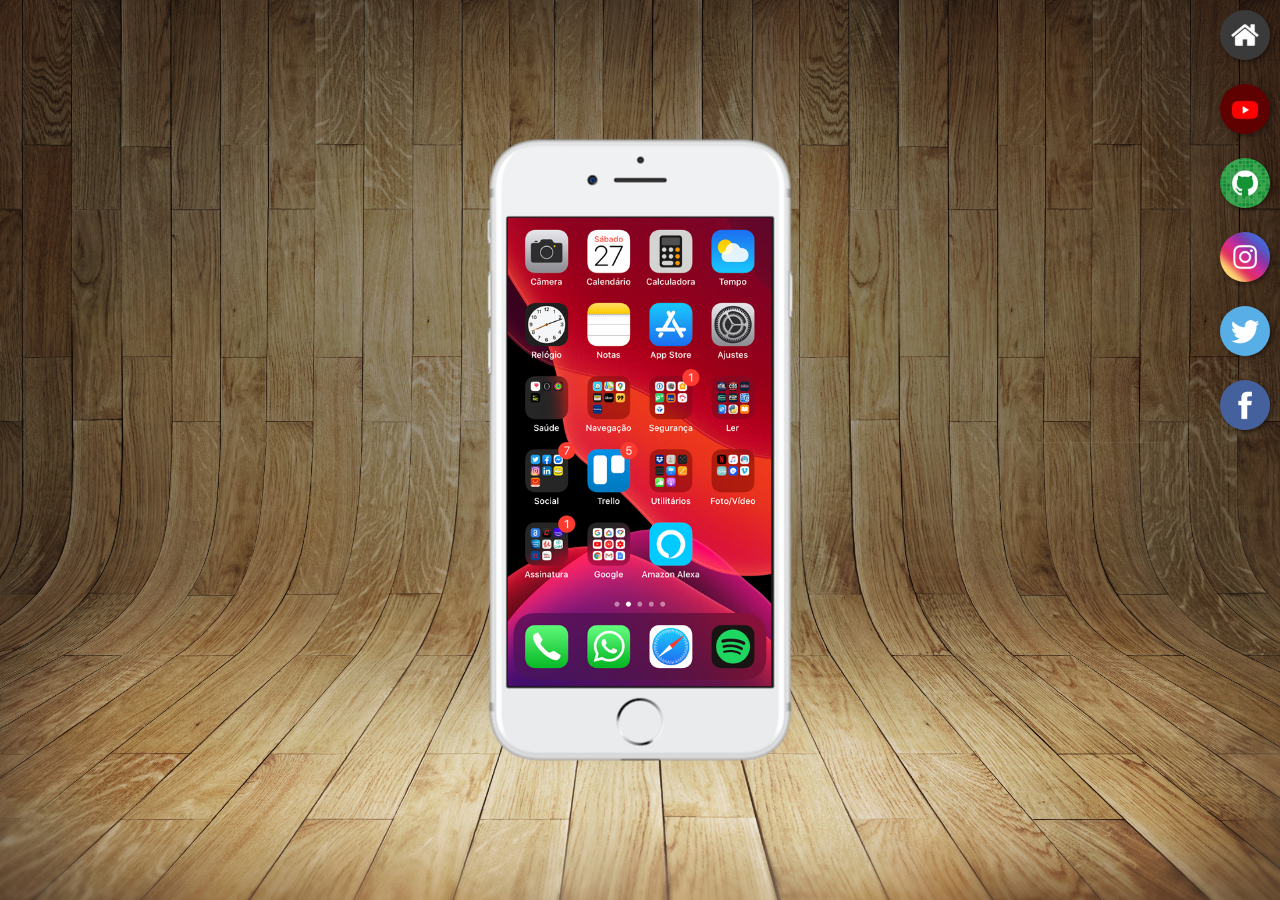
<file: index.html>
<!DOCTYPE html>
<html lang="en">
<head>
    <meta charset="UTF-8">
    <meta http-equiv="X-UA-Compatible" content="IE=edge">
    <meta name="viewport" content="width=device-width, initial-scale=1.0">
    <title>Projeto Rede Social</title>
    <link rel="shortcut icon" href="favicon.ico" type="image/x-icon">
    <link rel="stylesheet" href="estilos/style.css">

</head>
<body>
    <main>
        <section id="telefone">
            <iframe src="home.html" name="tela" id="tela" frameborder="0">
                Seu Navegador não é compatível com isso.
            </iframe>
        </section>
        <section id="redes-sociais">
            <a href="home.html" target="tela"><img src="imagens/logo-home.jpg" alt="Home"></a><br>
            <a href="youtube.html" target="tela"><img src="imagens/logo-youtube.jpg" alt="Youtube"></a><br>
            <a href="github.html" target="tela"><img src="imagens/logo-github.jpg" alt="Github"></a><br>
            <a href="instagram.html" target="tela"><img src="imagens/logo-instagram.jpg" alt="Instagram"></a><br>
            <a href="twitter.html" target="tela"><img src="imagens/logo-twitter.jpg" alt="twitter"></a><br>
            <a href="facebook.html" target="tela"><img src="imagens/logo-facebook.jpg" alt="Facebook"></a>
        </section>
    </main>
</body>
</html>
</file>
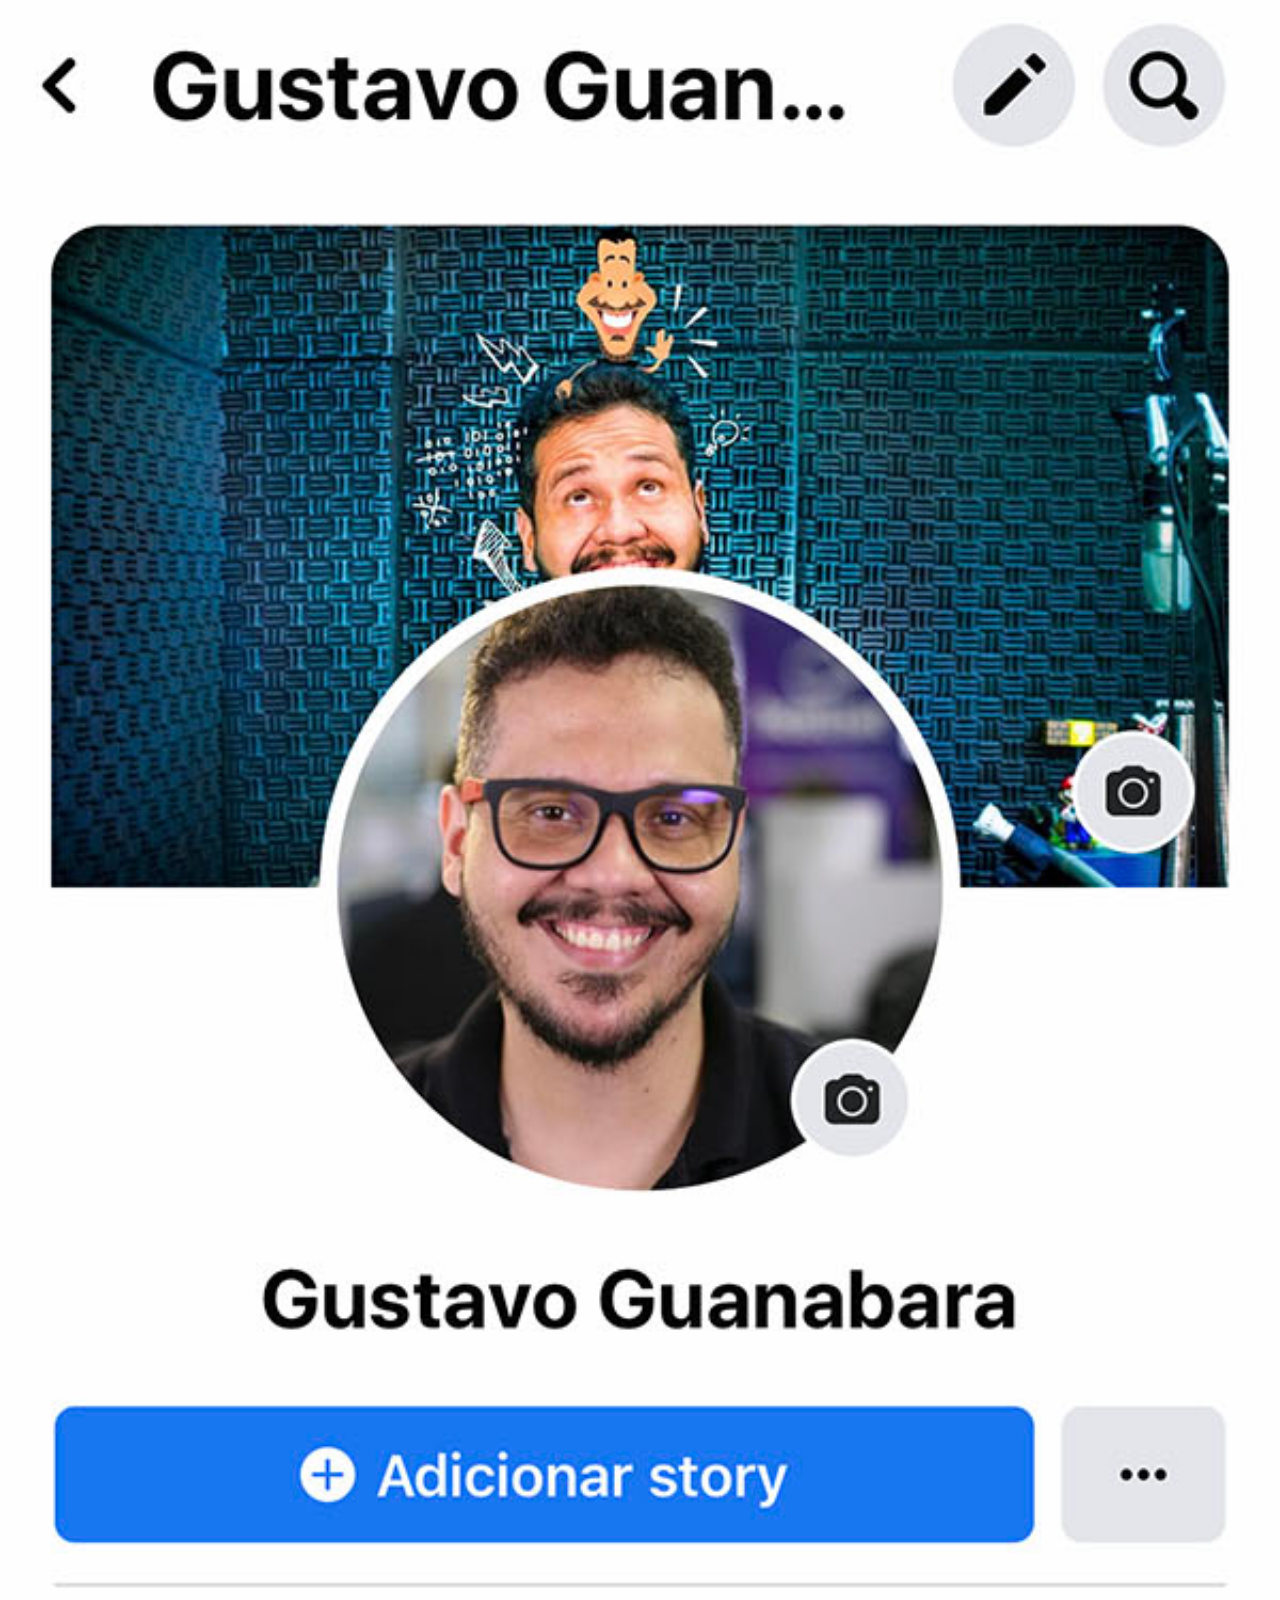
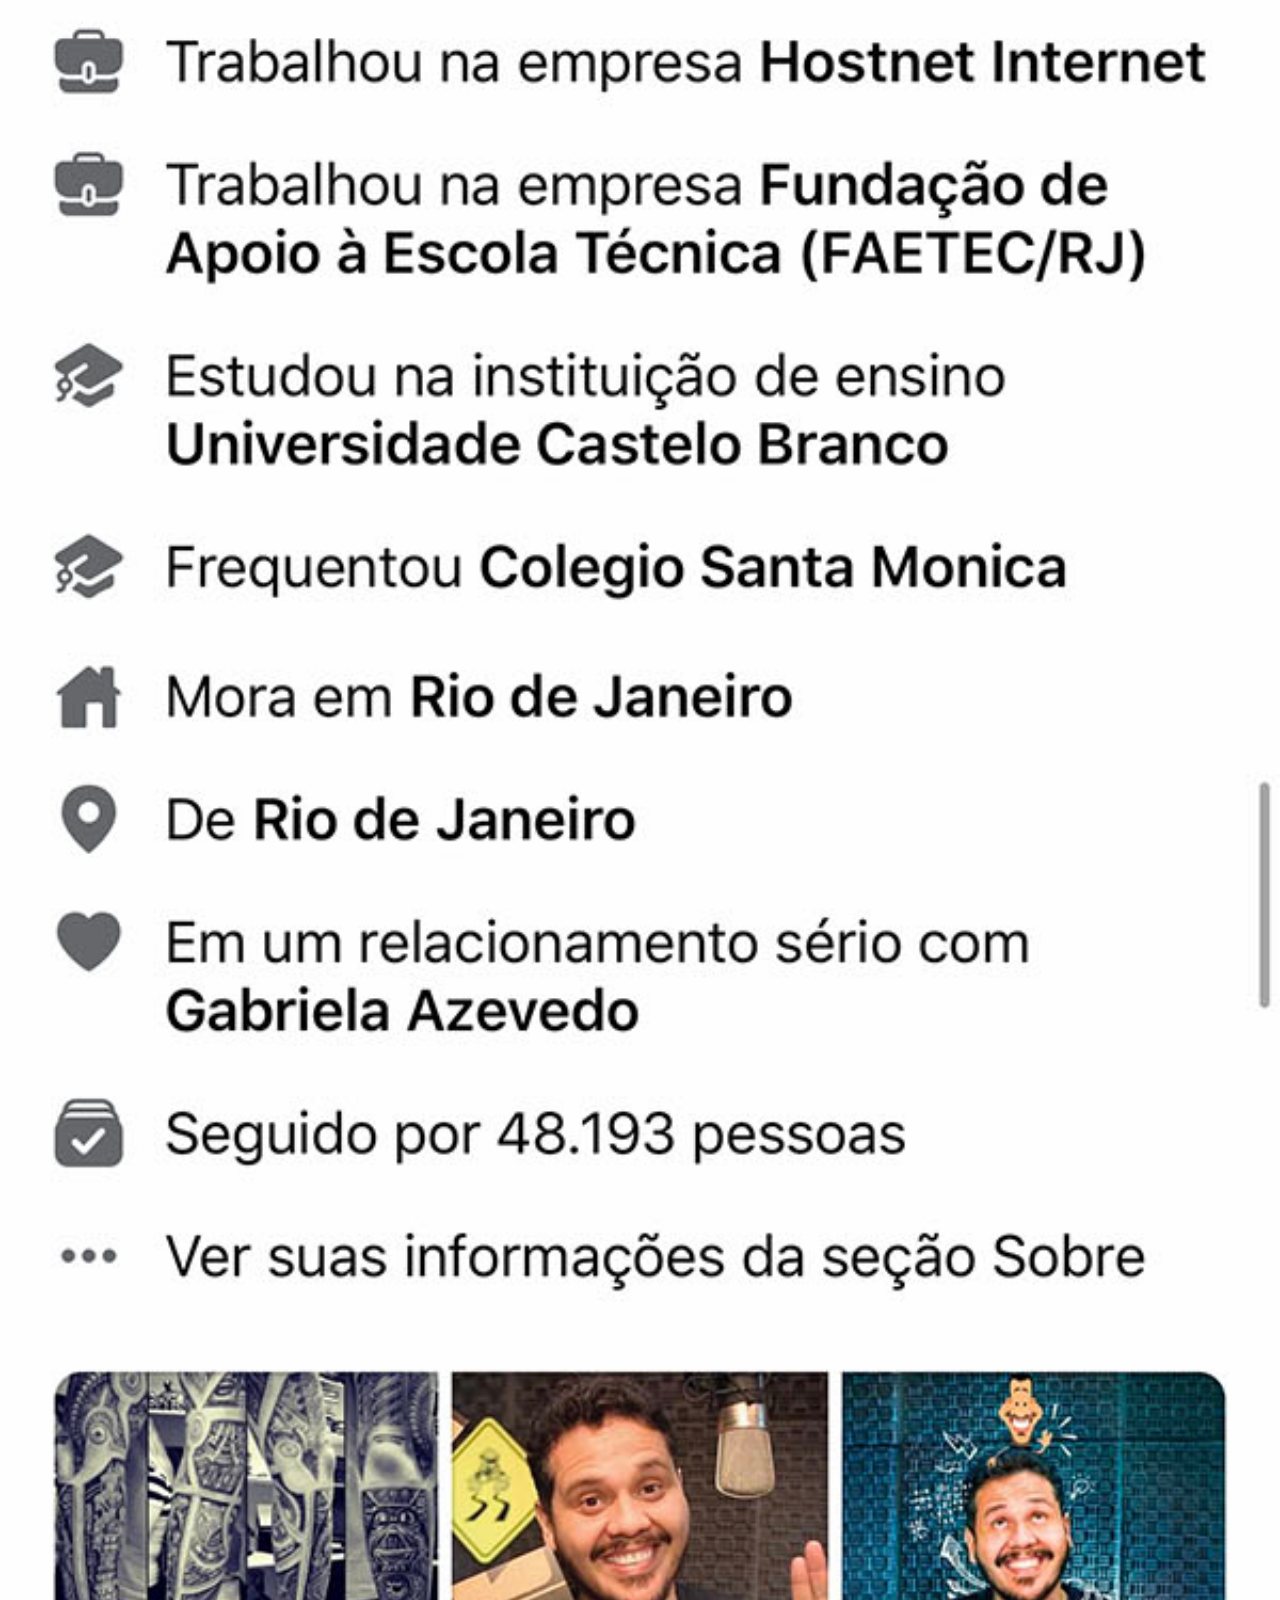
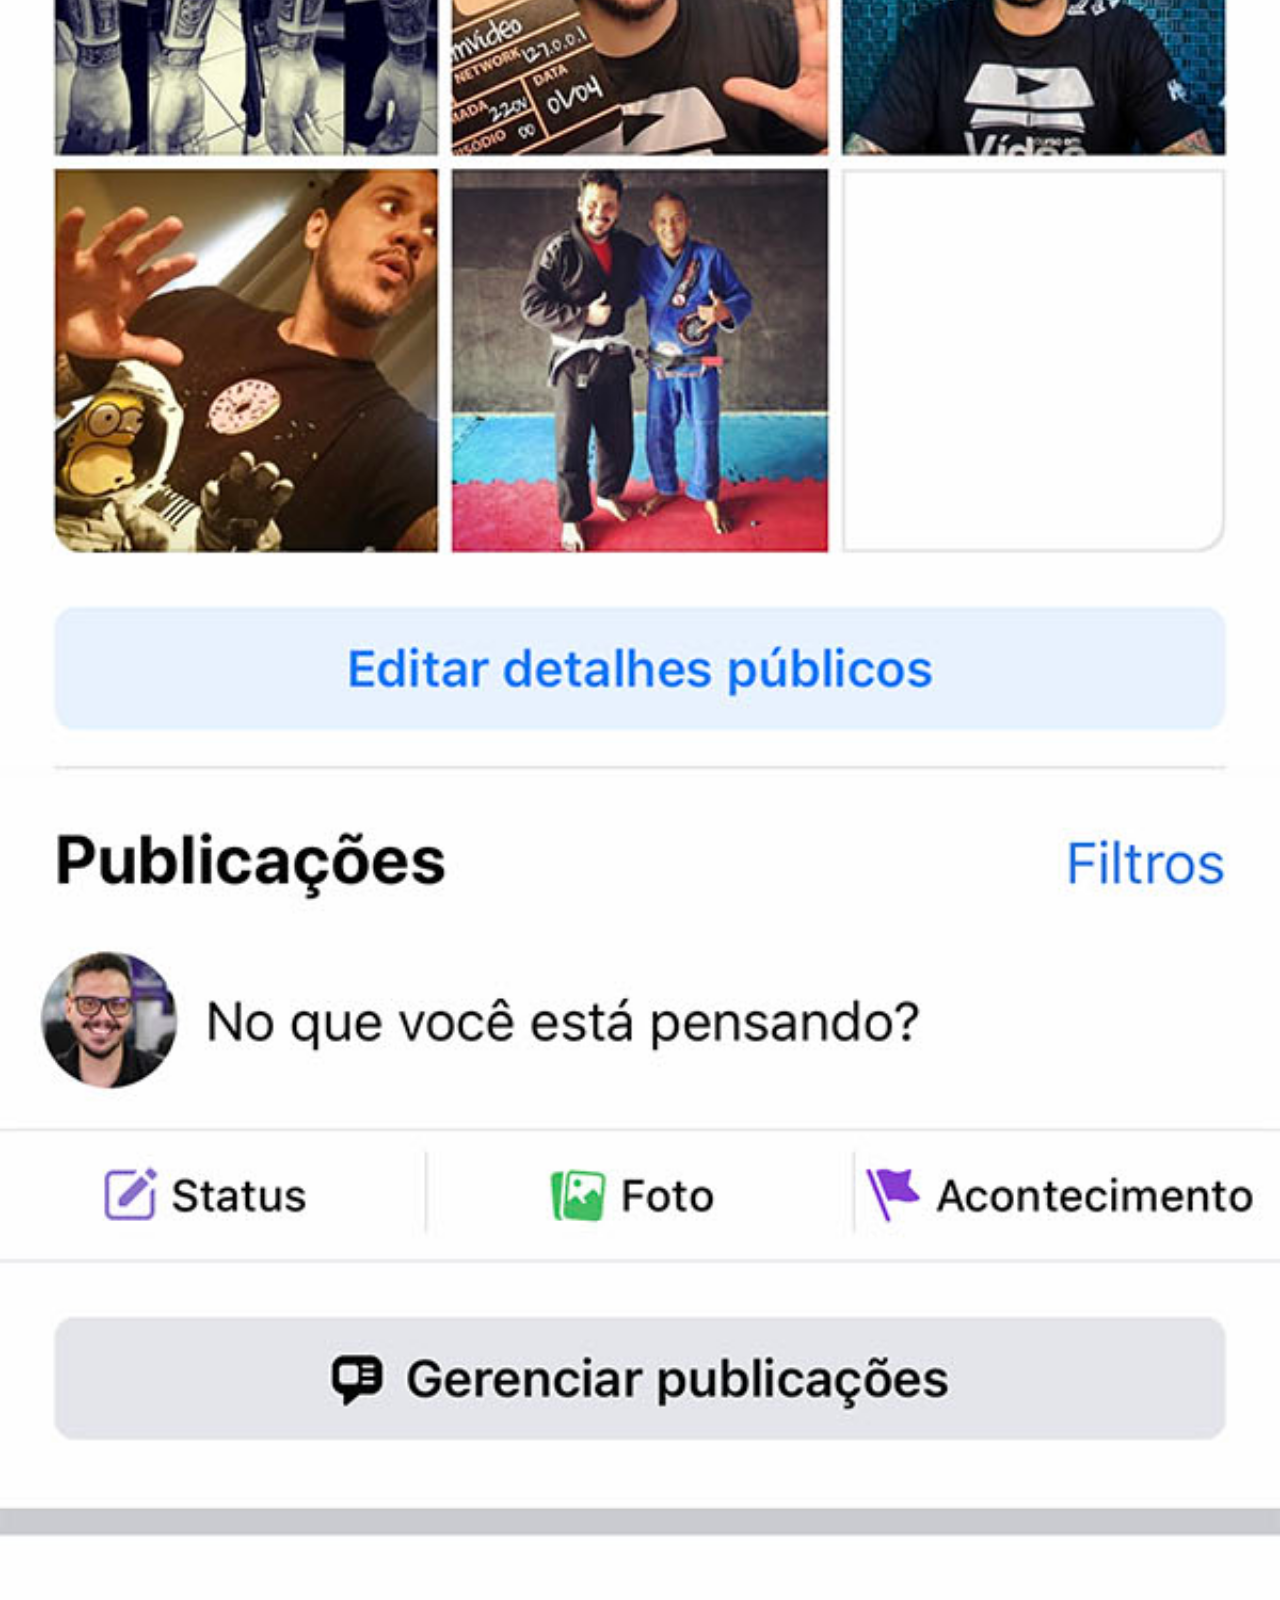
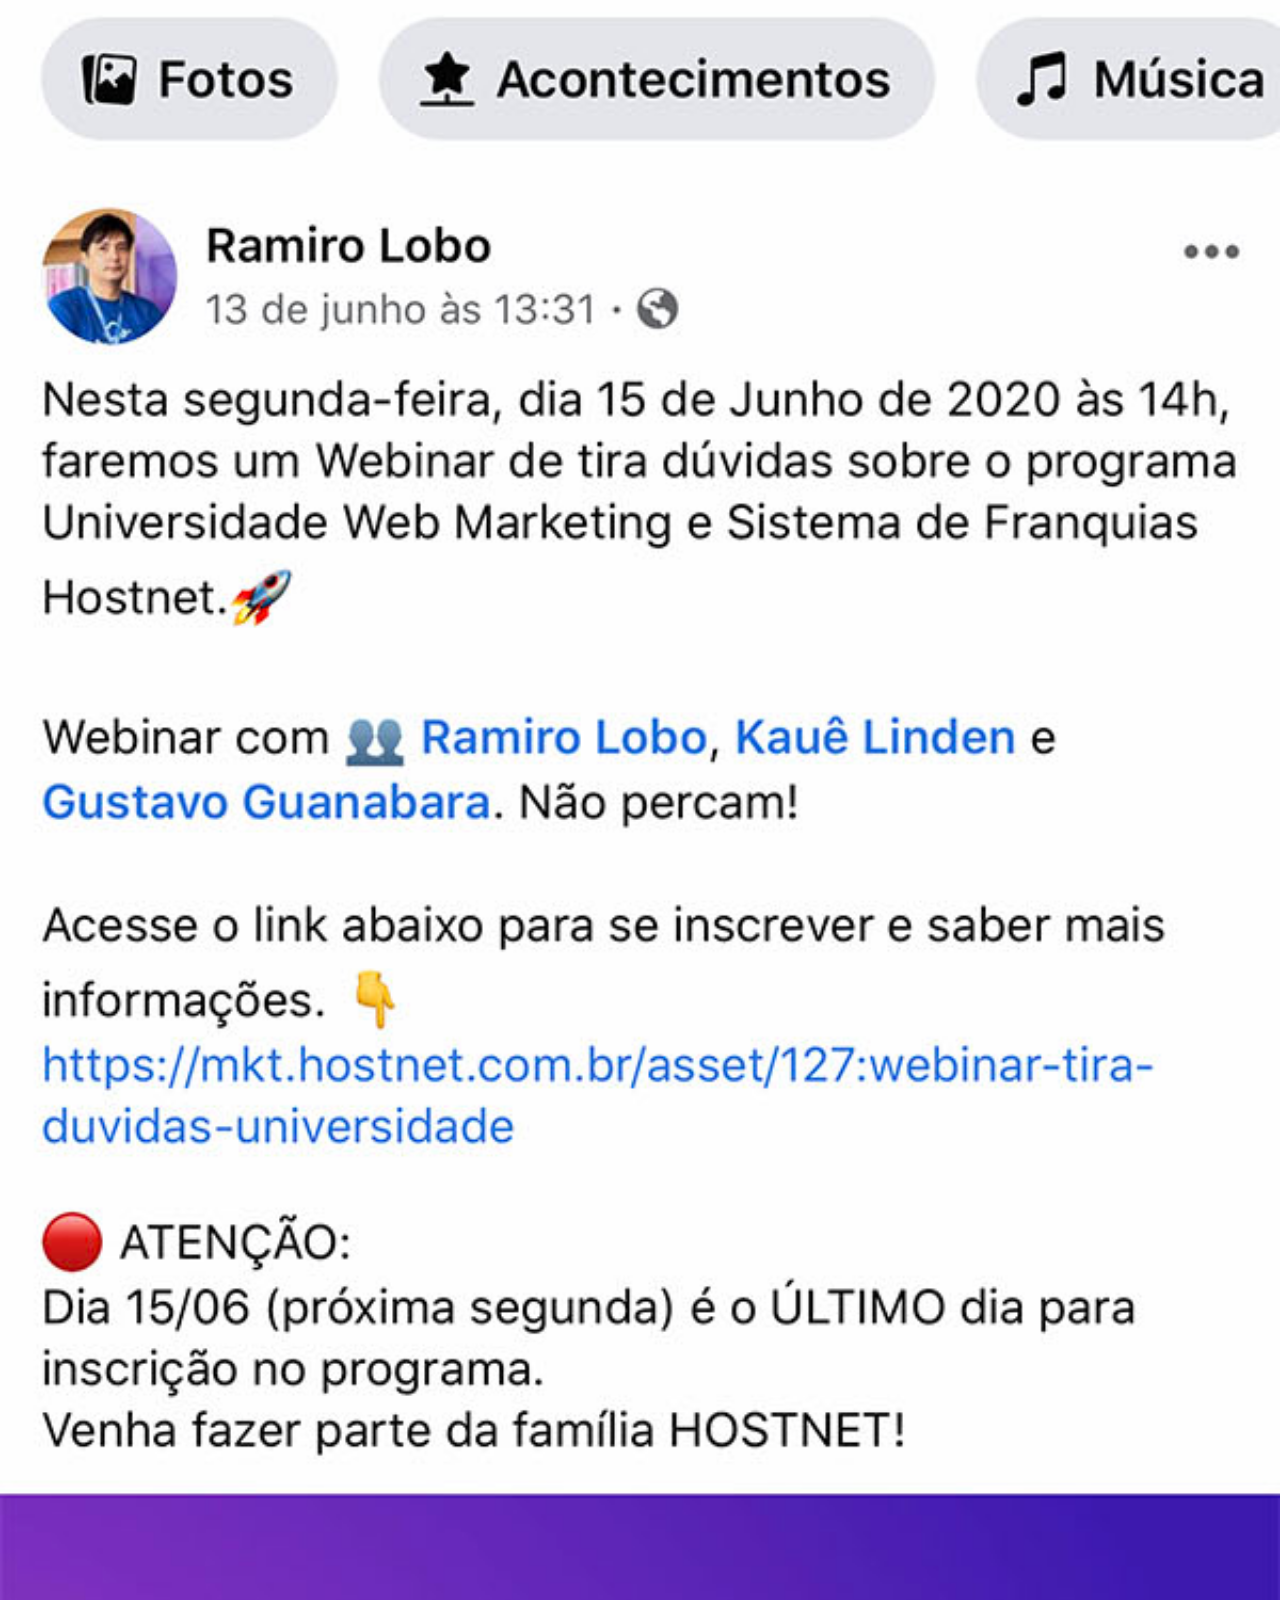
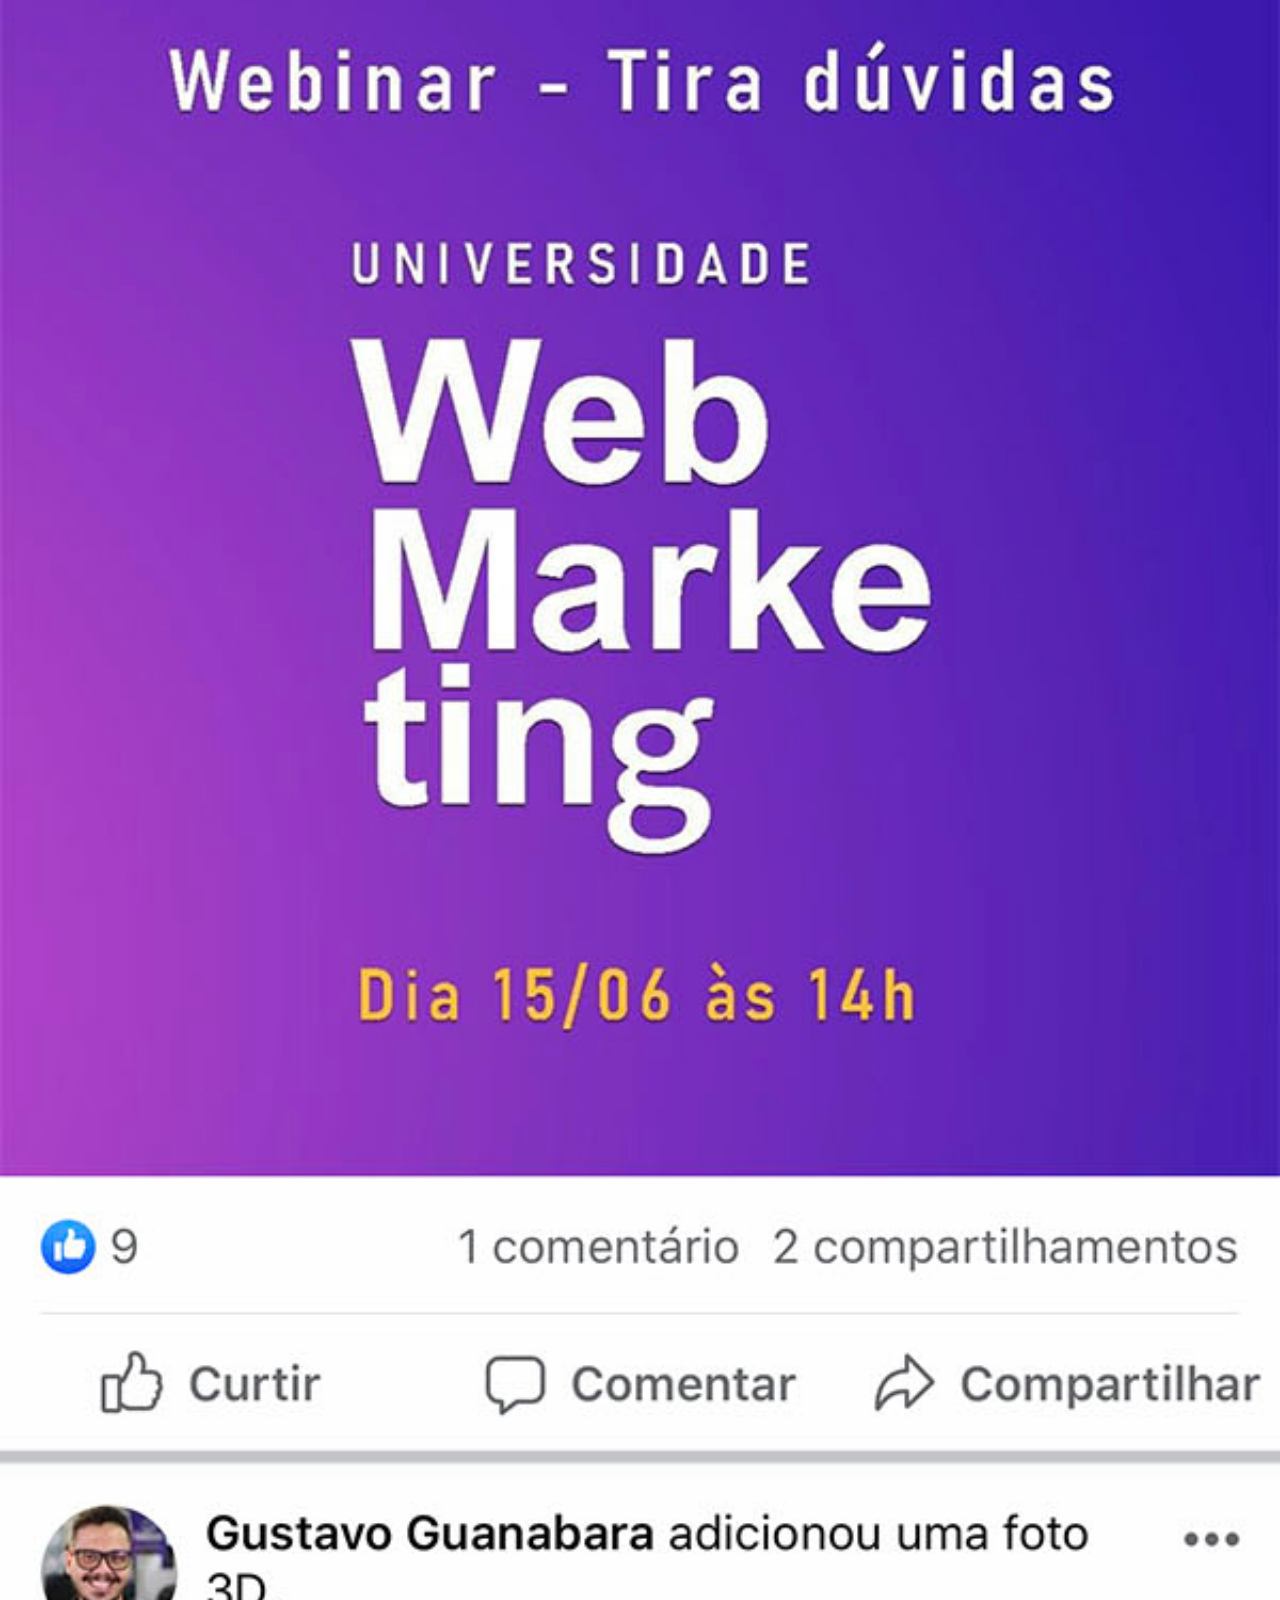
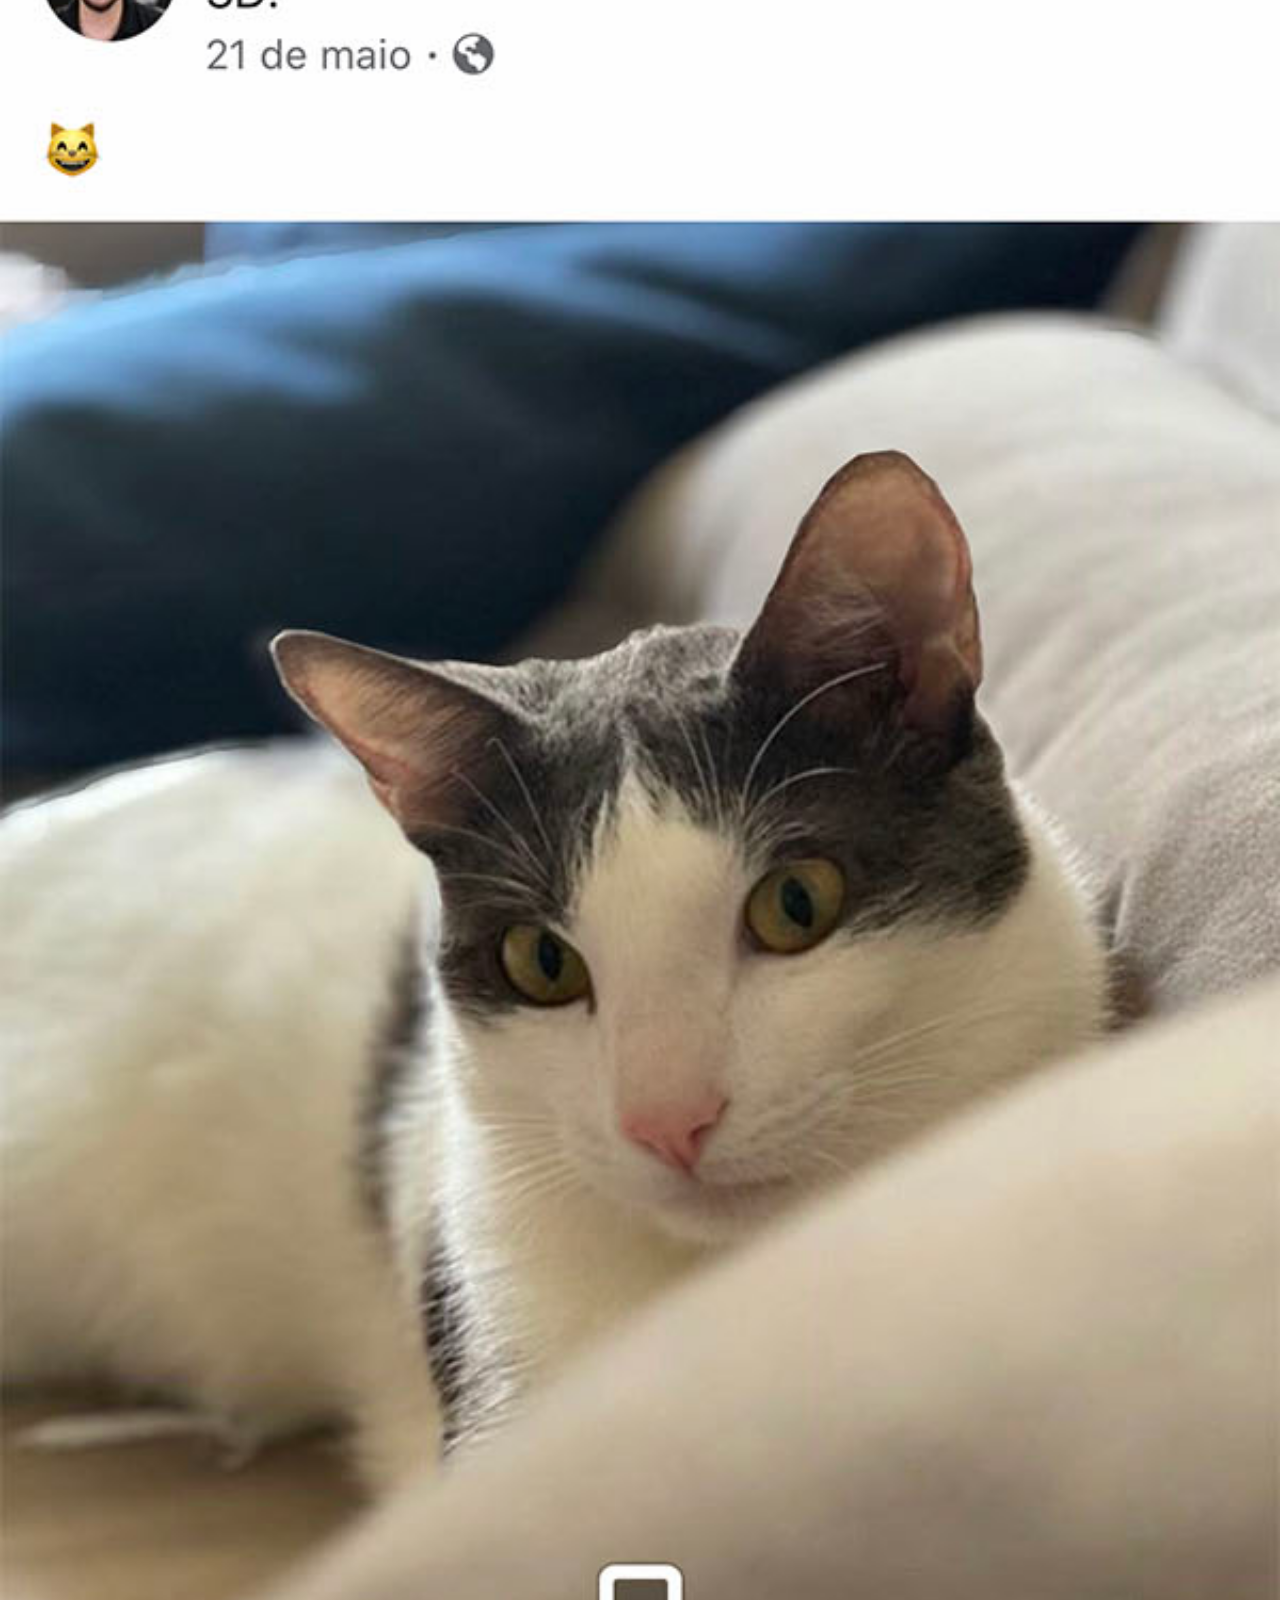
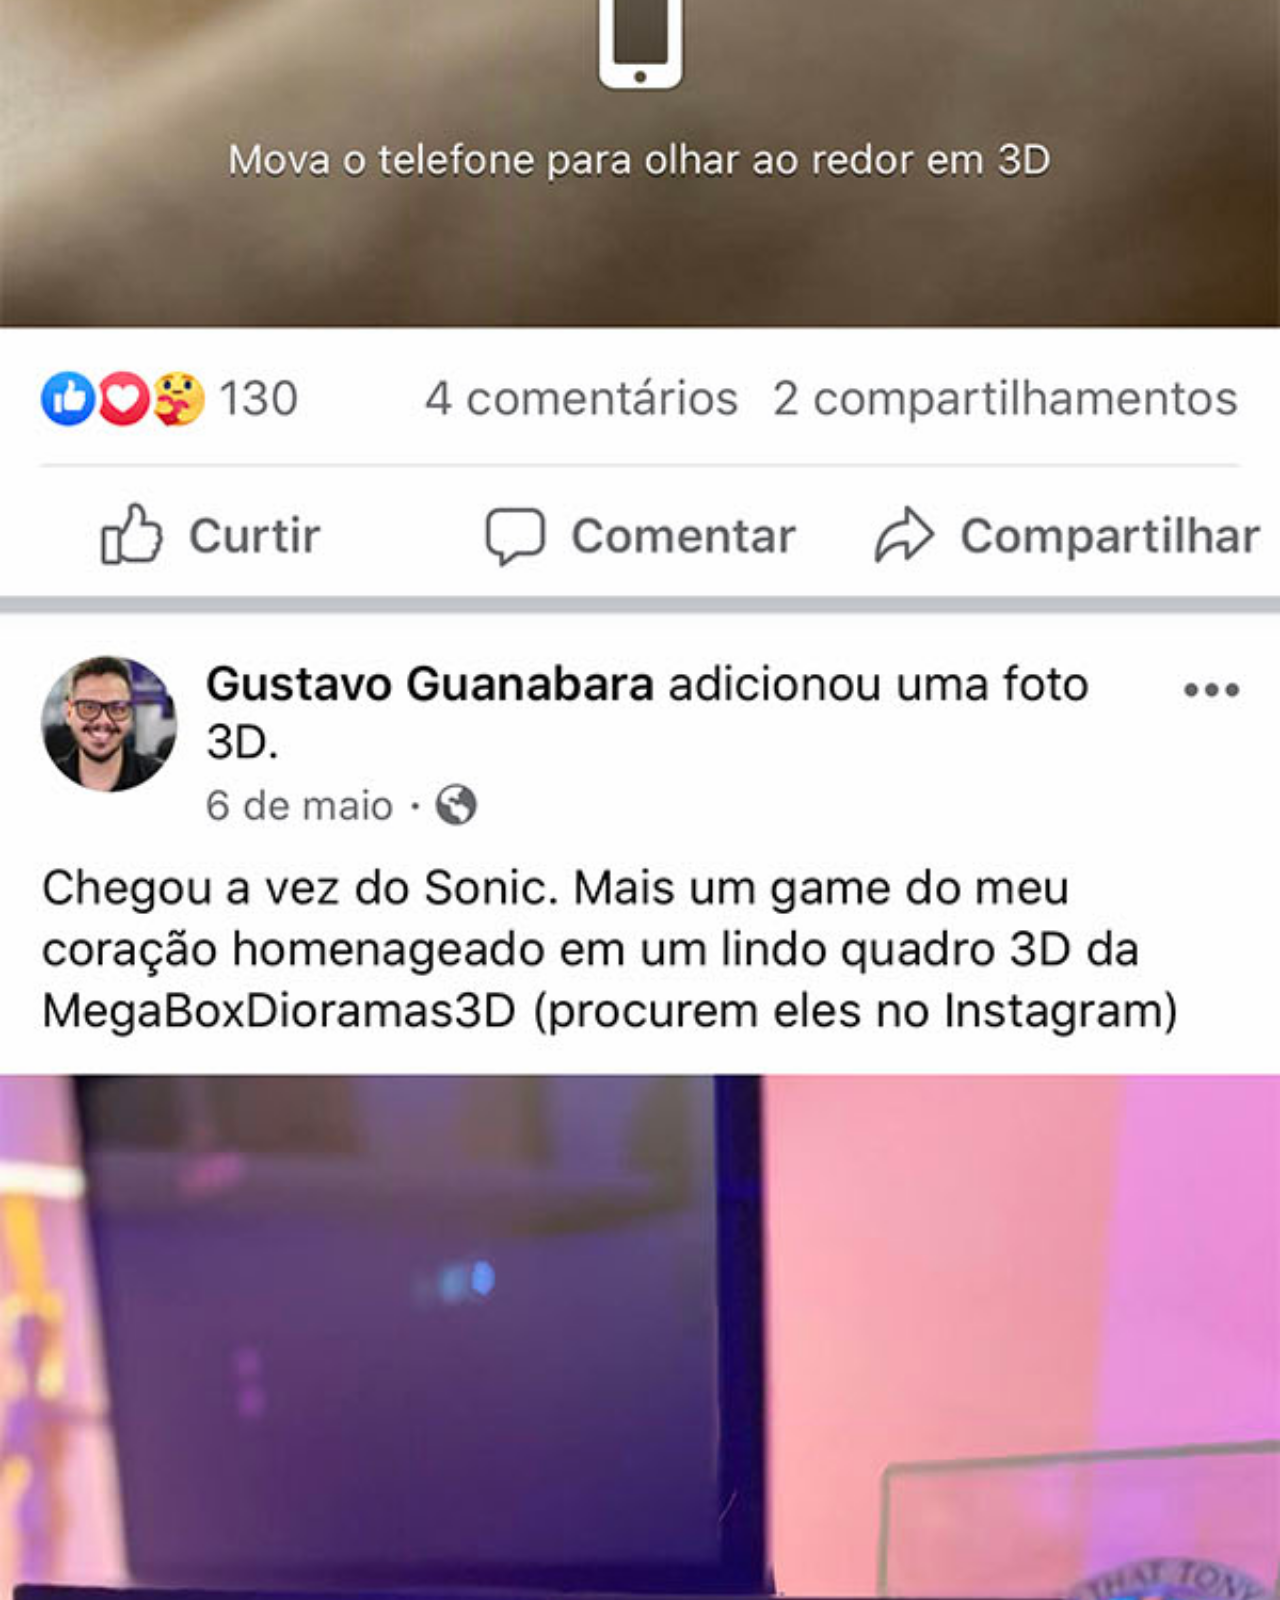
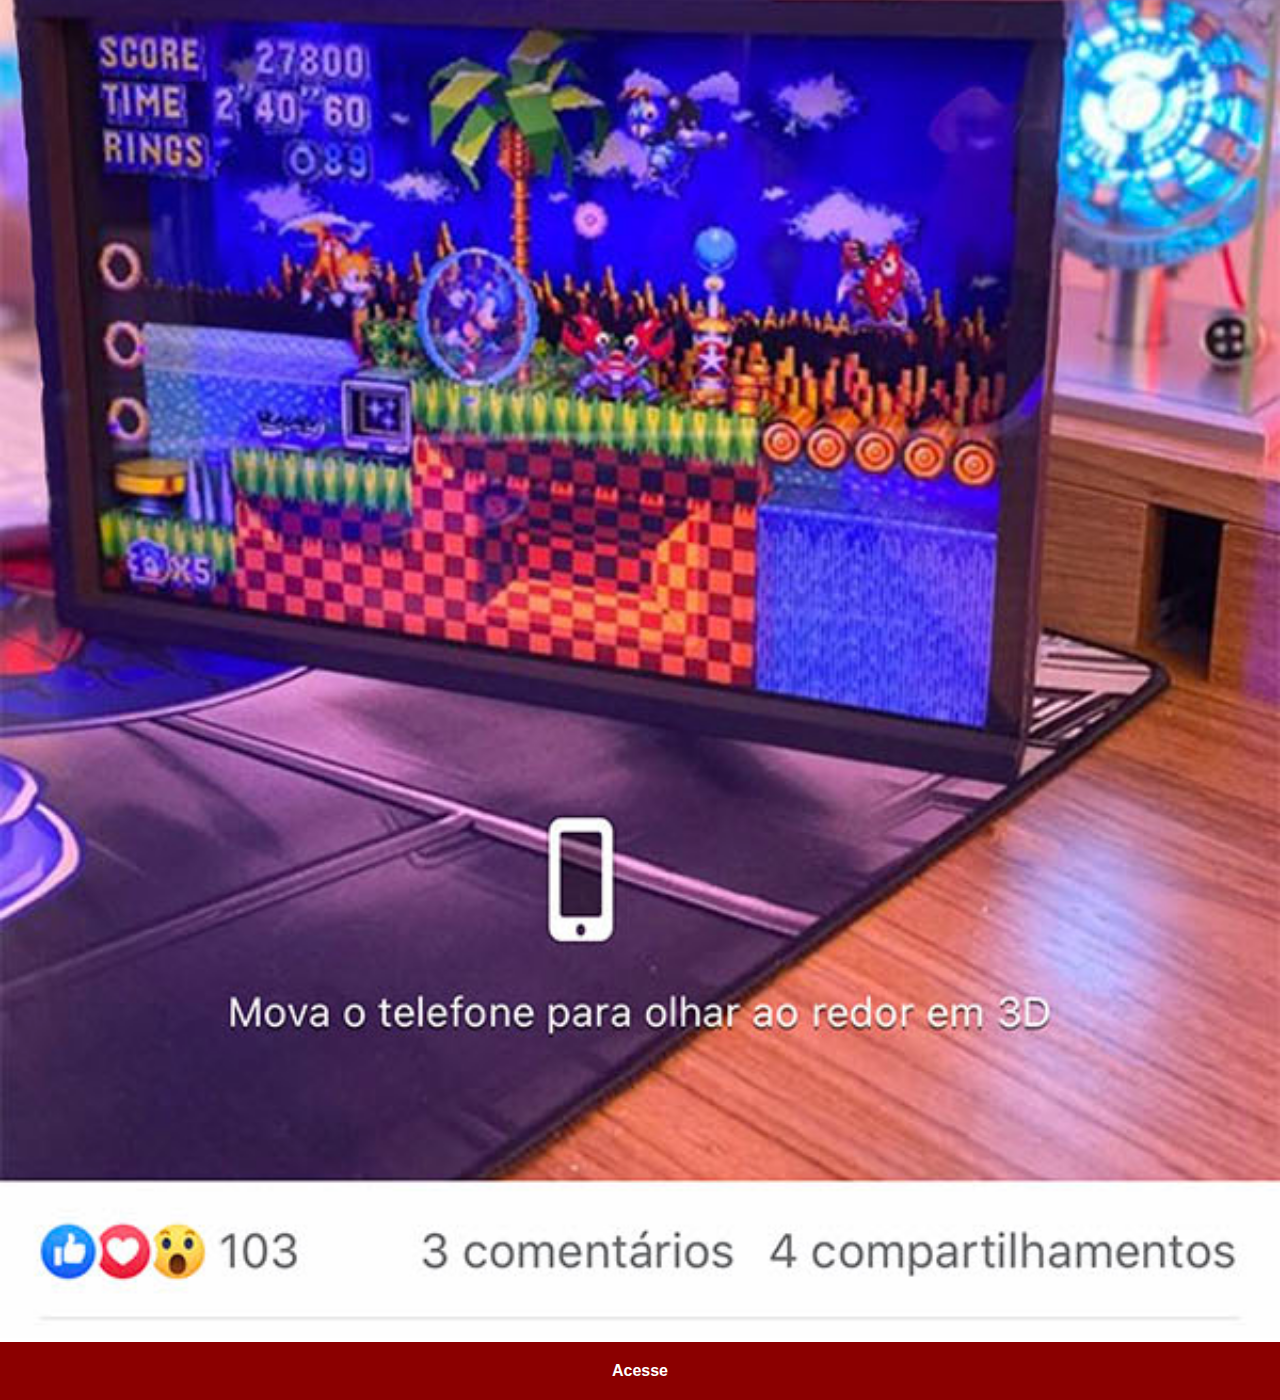
<file: facebook.html>
<!DOCTYPE html>
<html lang="pt-br">
<head>
    <meta charset="UTF-8">
    <meta http-equiv="X-UA-Compatible" content="IE=edge">
    <meta name="viewport" content="width=device-width, initial-scale=1.0">
    <title>twitter</title>
    <link rel="stylesheet" href="estilos/social.css">
</head>
<body>
    <img src="imagens/tela-facebook.jpg" alt="Facebook">
    <a href="https://pt-br.facebook.com/gustavoguanabara" target="_blank">Acesse</a>
</body>
</html>
</file>
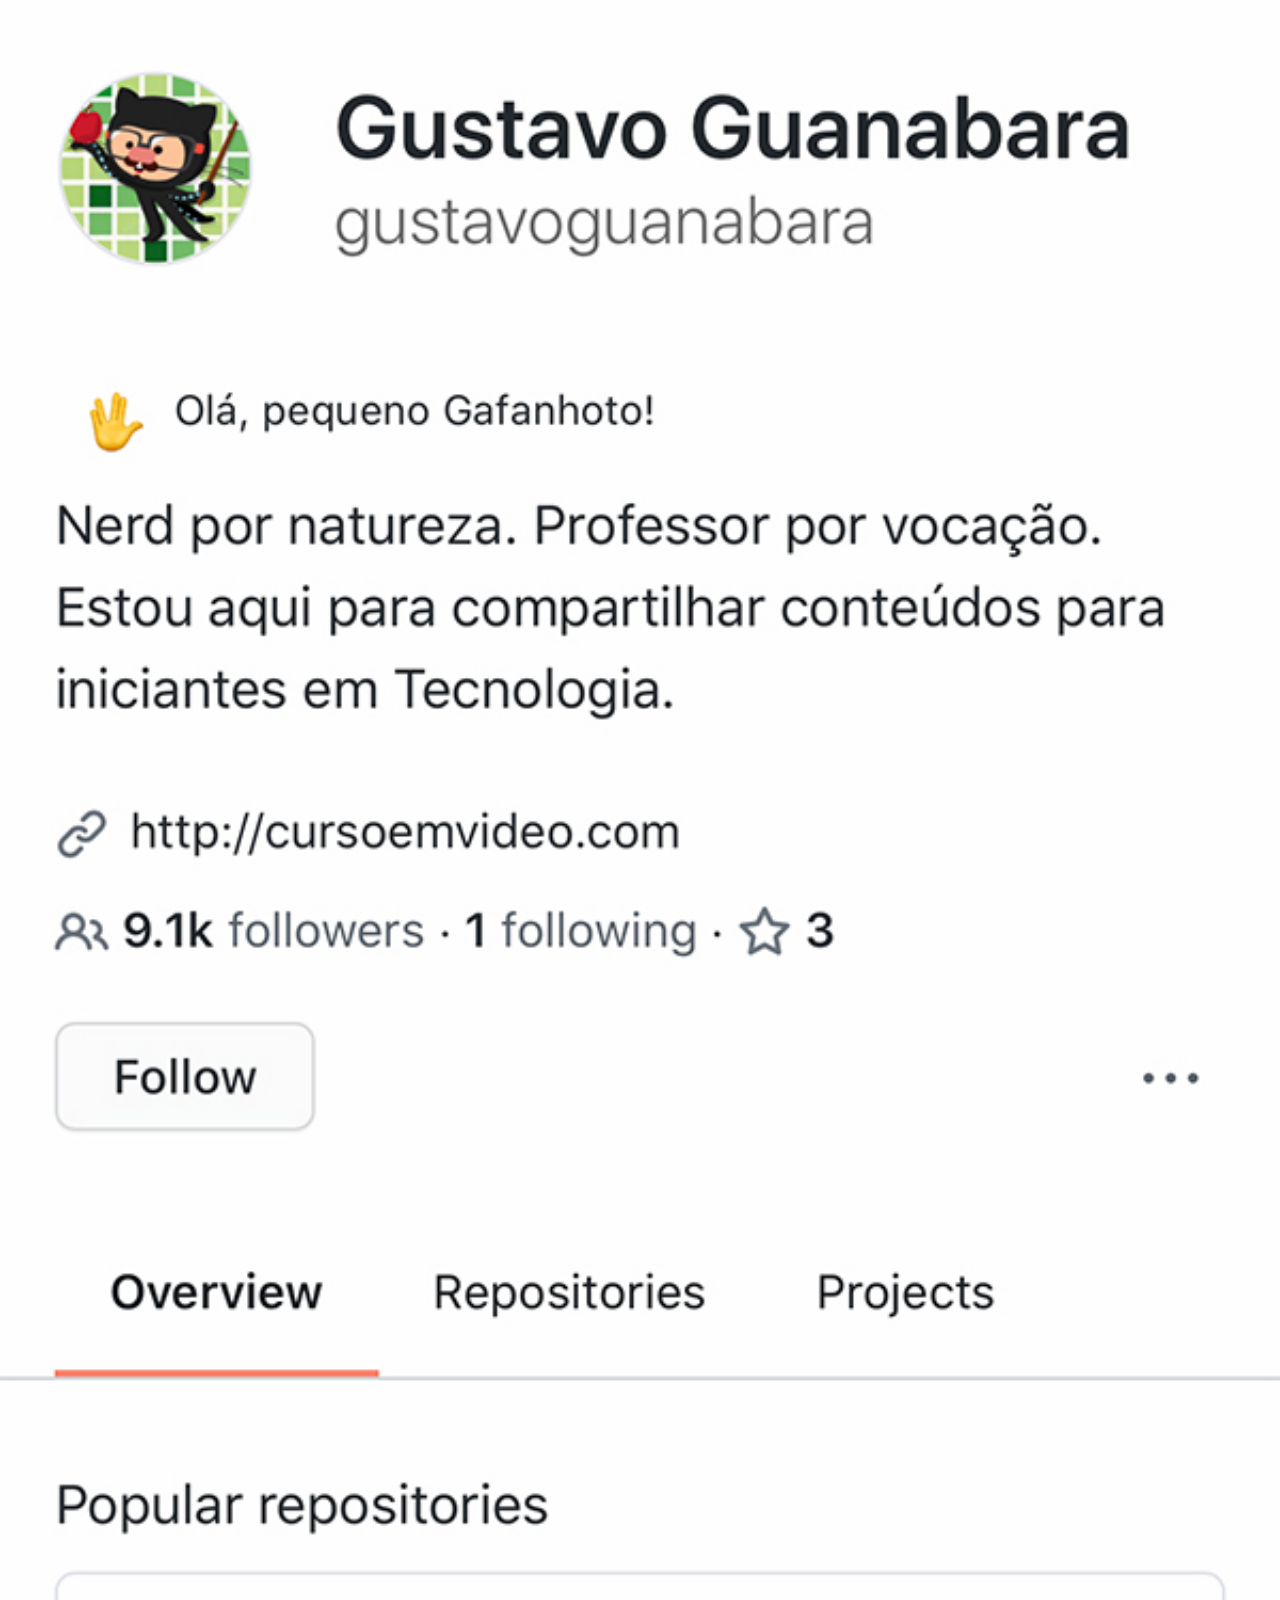
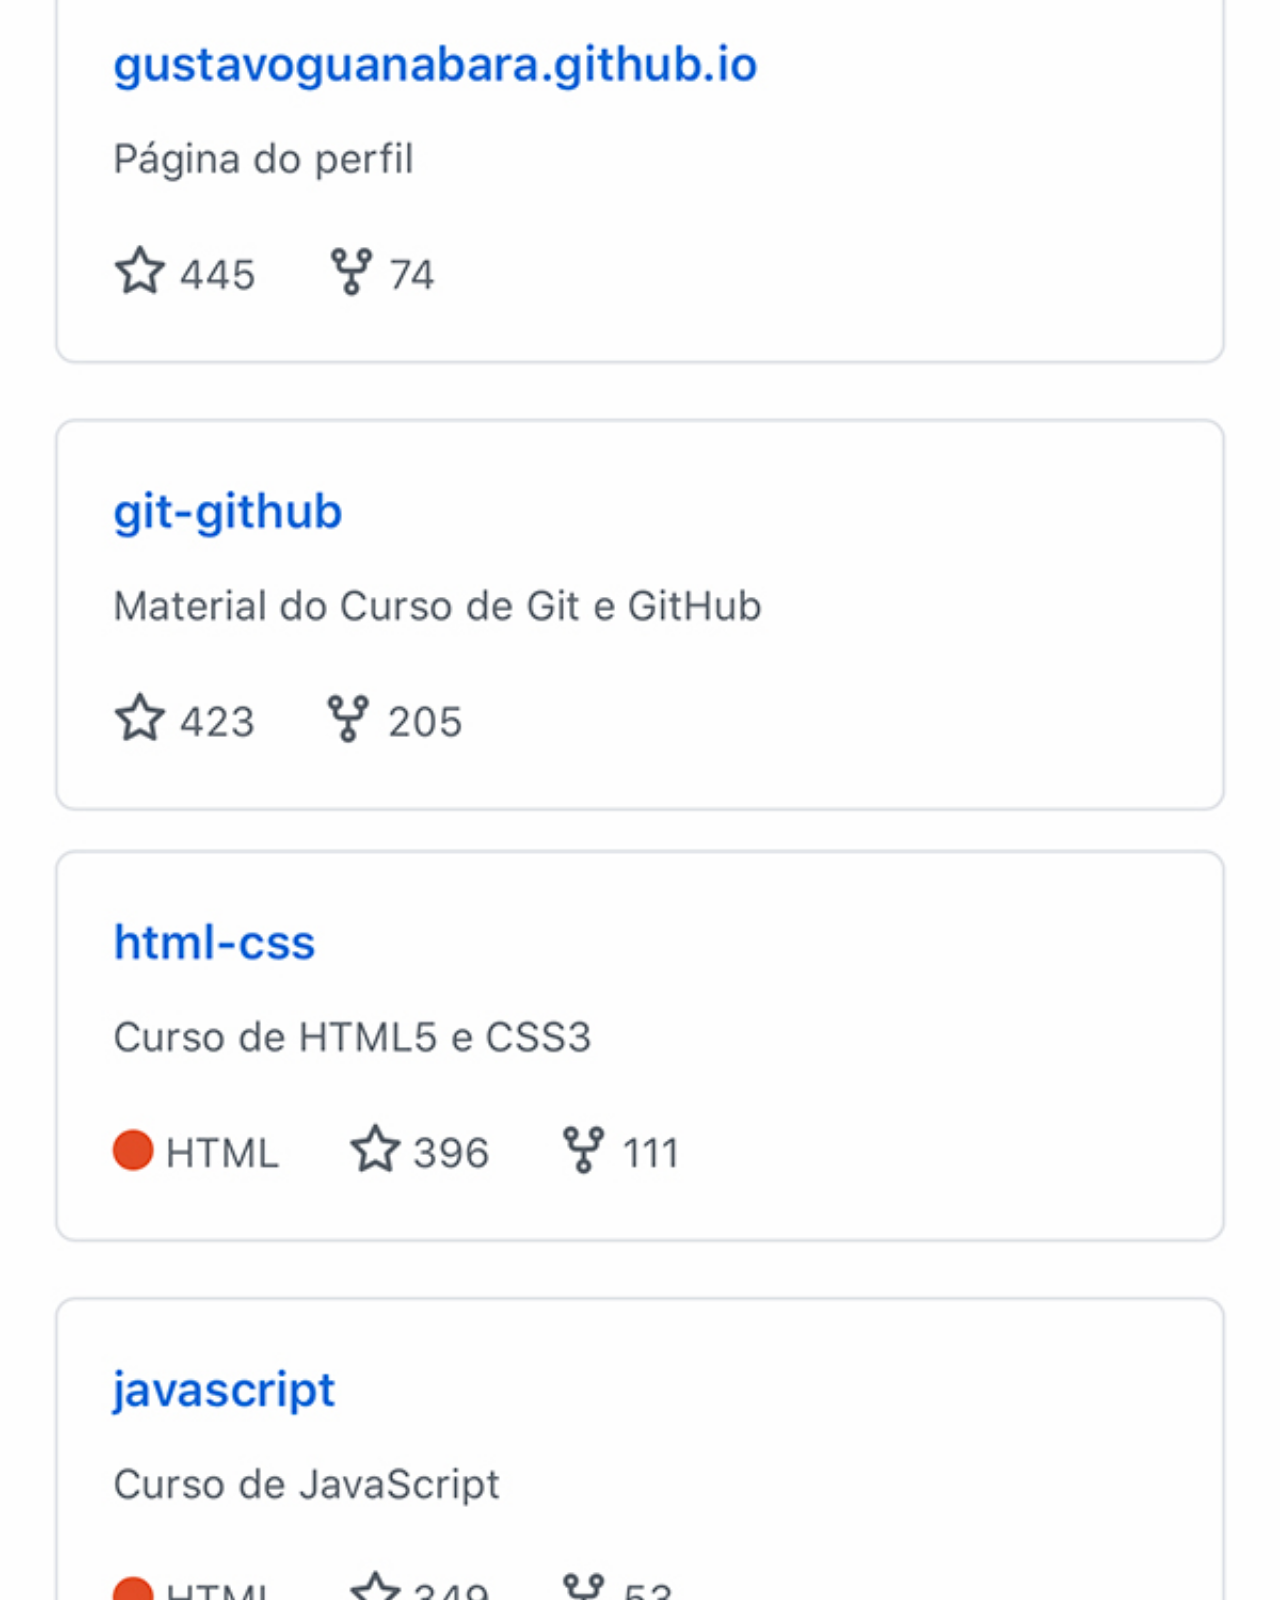
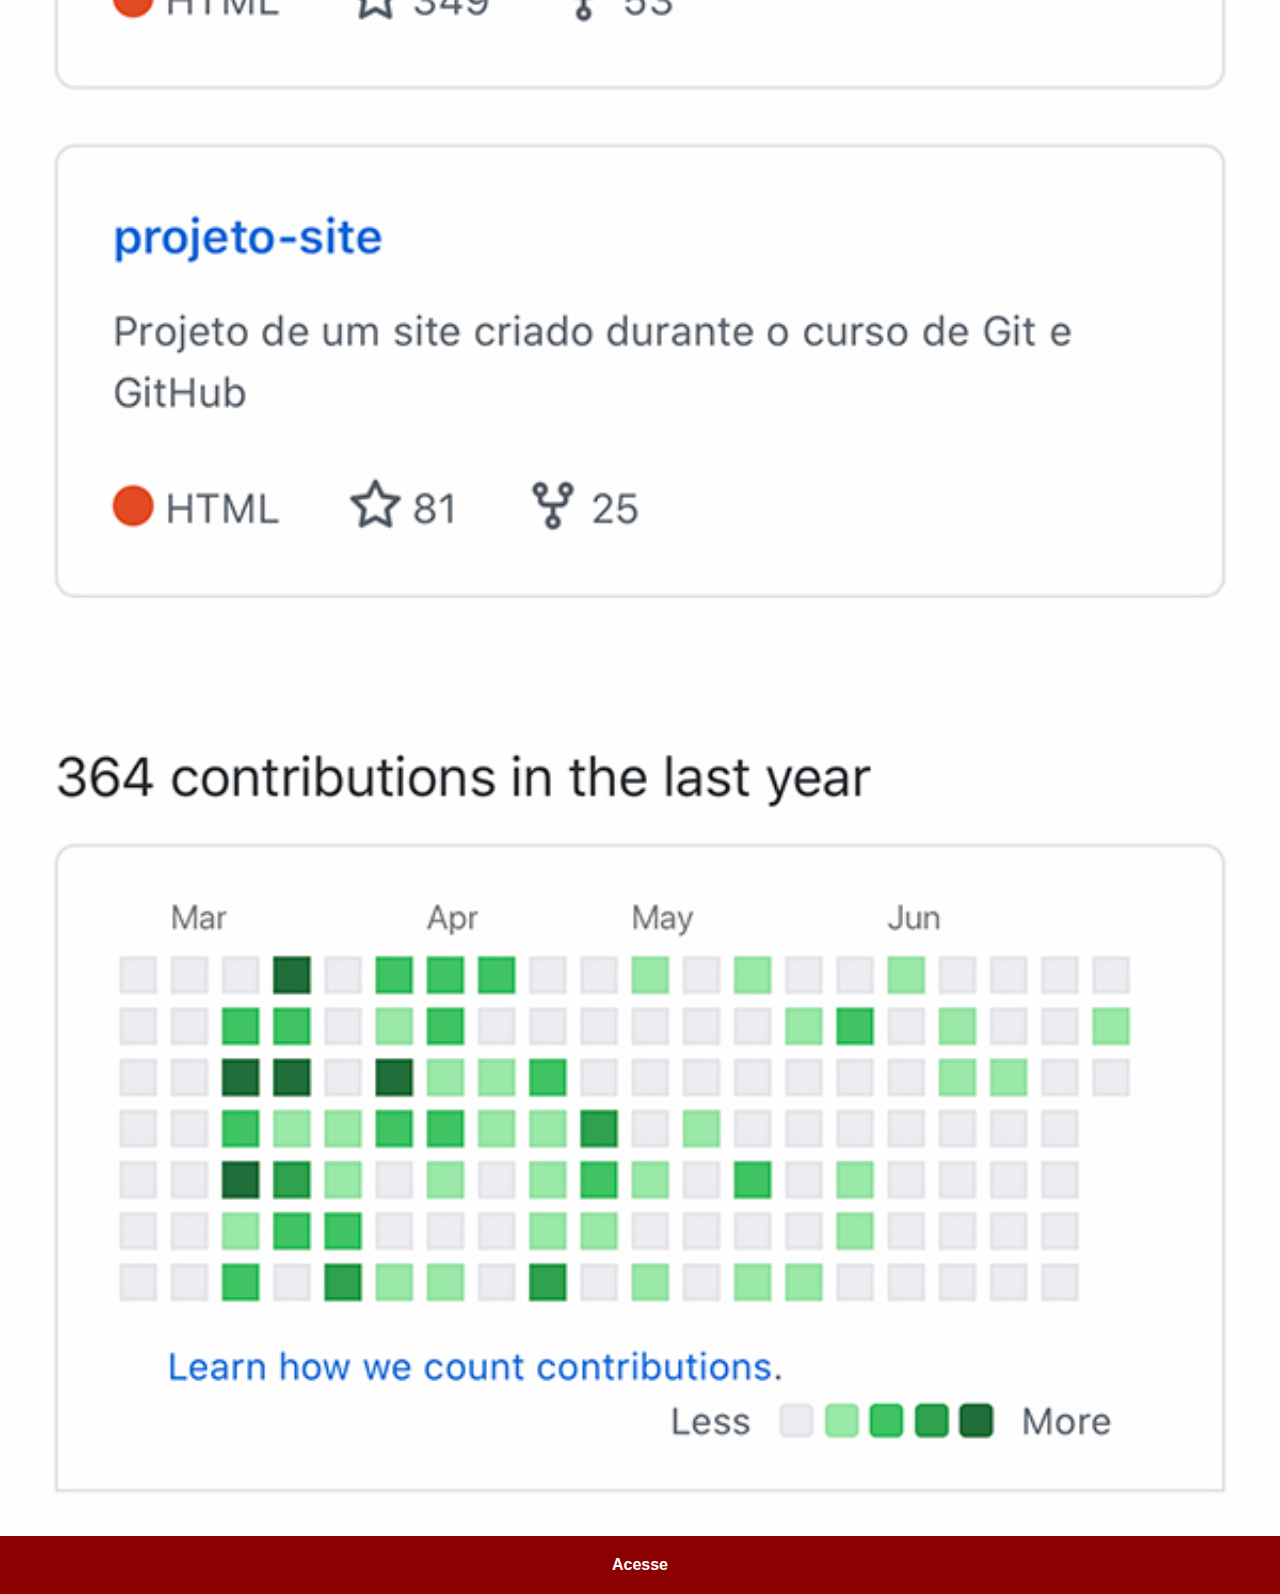
<file: github.html>
<!DOCTYPE html>
<html lang="pt-br">
<head>
    <meta charset="UTF-8">
    <meta http-equiv="X-UA-Compatible" content="IE=edge">
    <meta name="viewport" content="width=device-width, initial-scale=1.0">
    <title>Github</title>
    <link rel="stylesheet" href="estilos/social.css">
</head>
<body>
    <img src="imagens/tela-github.jpg" alt="Github">
    <a href="https://gustavoguanabara.github.io/" target="_blank">Acesse</a>
</body>
</html>
</file>
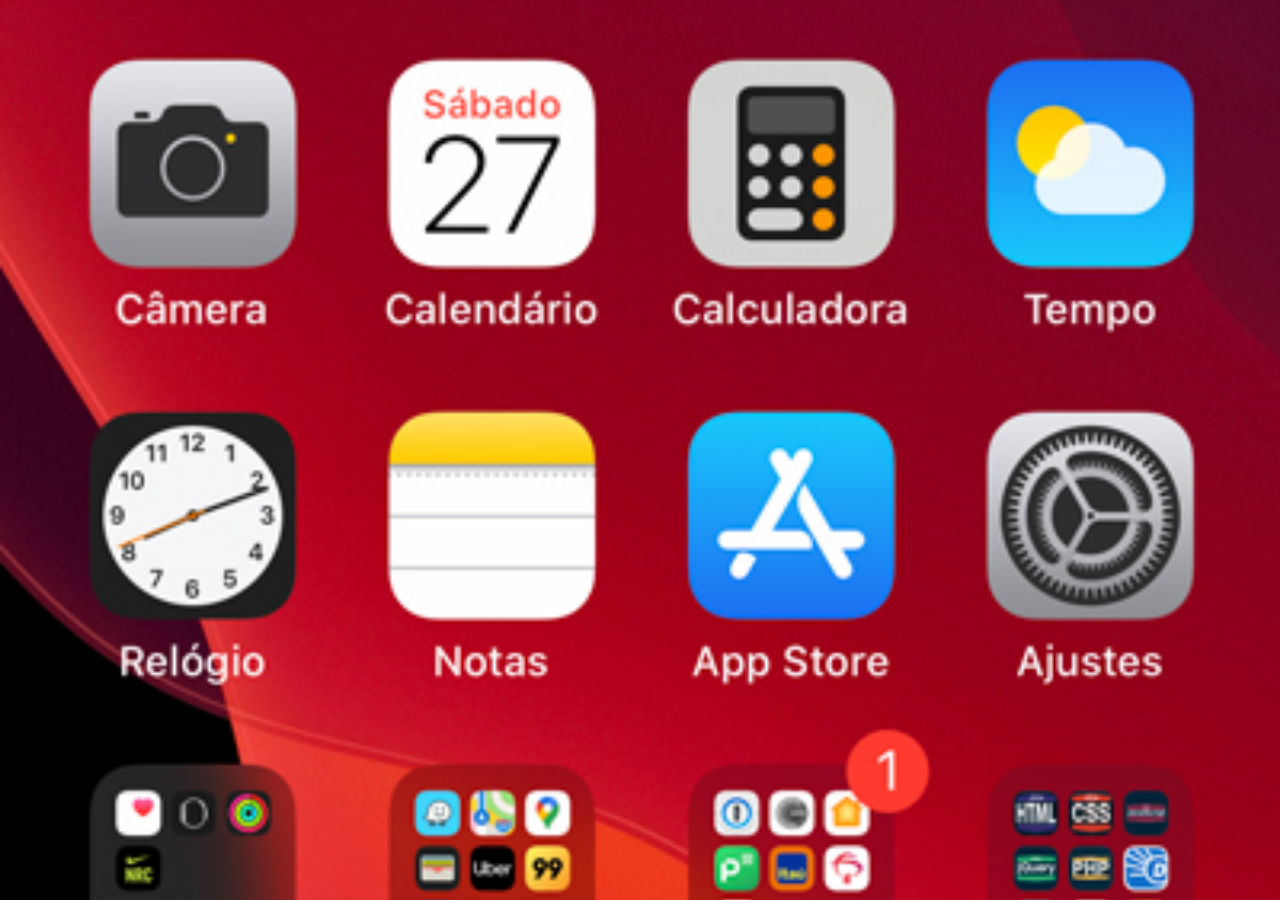
<file: home.html>
<!DOCTYPE html>
<html lang="pt-br">
<head>
    <meta charset="UTF-8">
    <meta http-equiv="X-UA-Compatible" content="IE=edge">
    <meta name="viewport" content="width=device-width, initial-scale=1.0">
    <title>Home</title>
    <style>
        * {
            margin: 0px;
            padding: 0px;
        }

        body {
            width: 100vw;
            height: 100vh;
            background: black url('imagens/tela-home.jpg') no-repeat top center;
            background-size: cover;
        }
    </style>
</head>
<body>
    
</body>
</html>
</file>
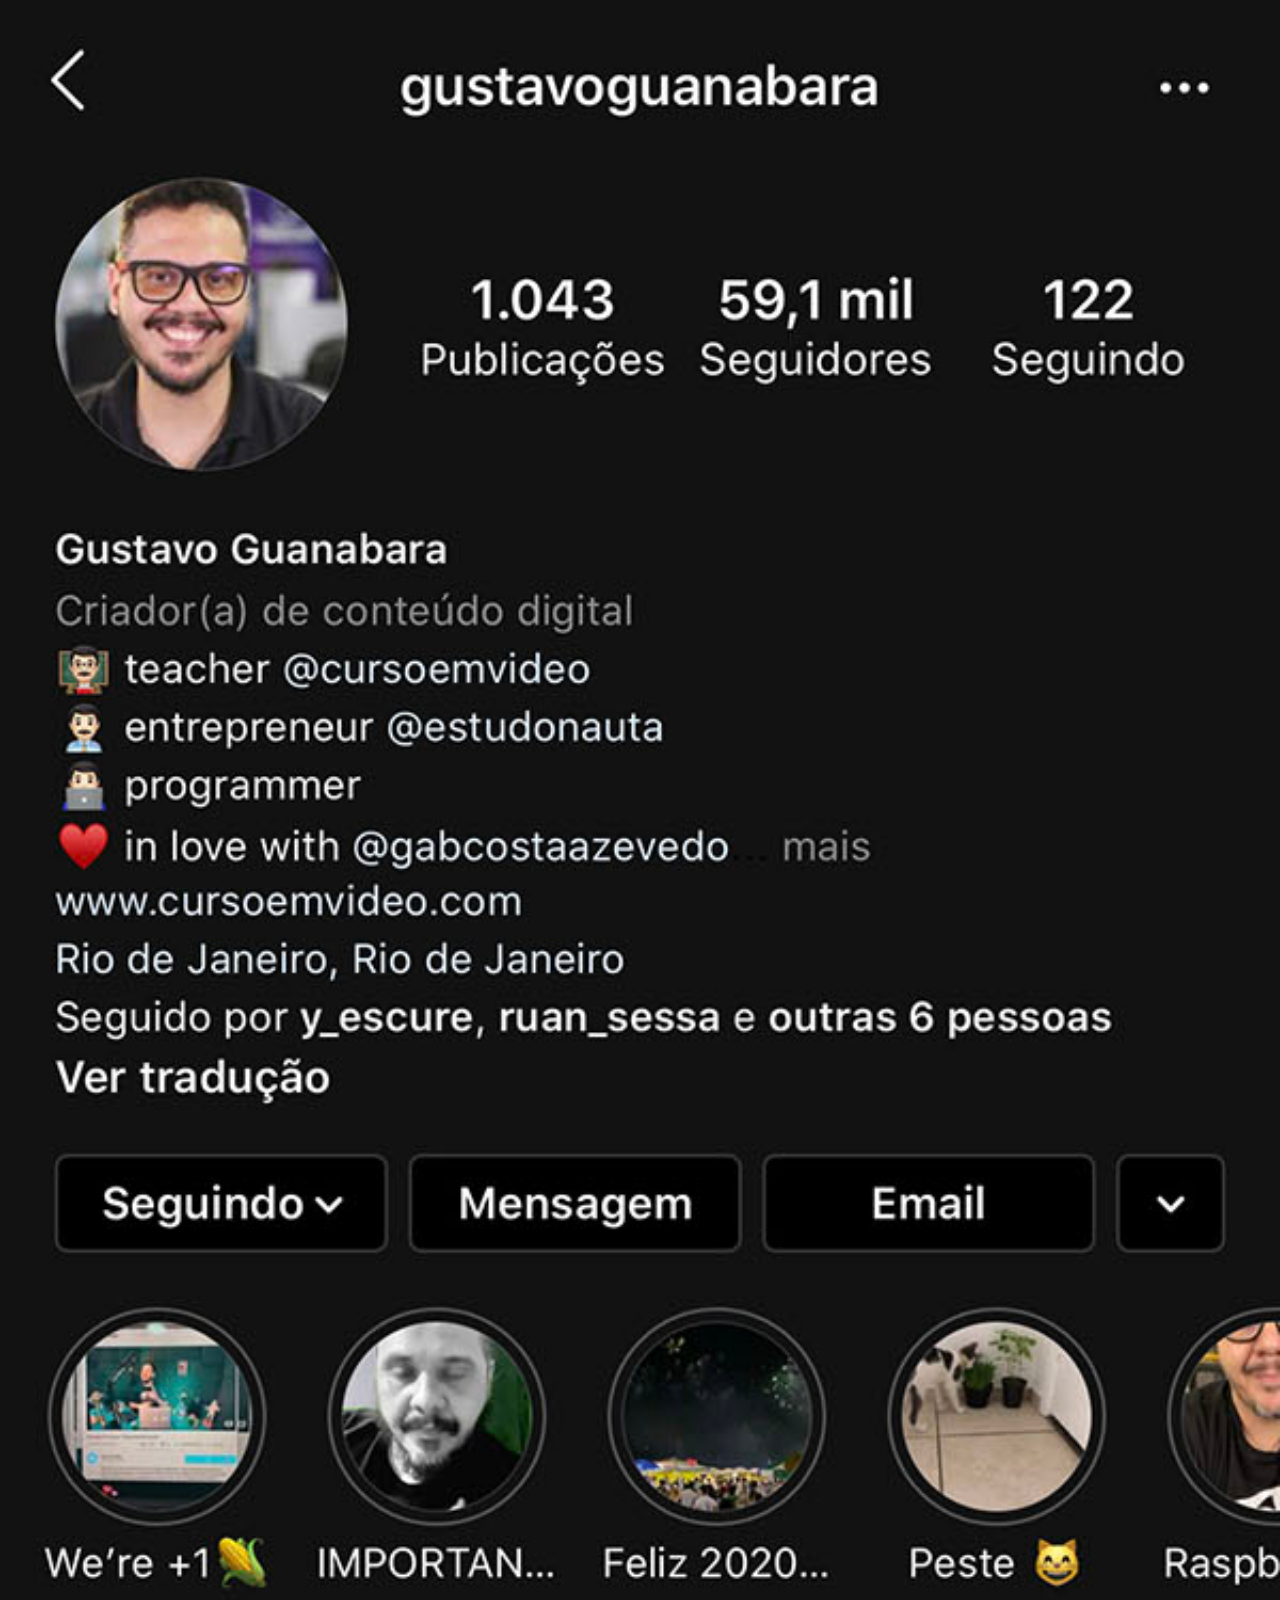
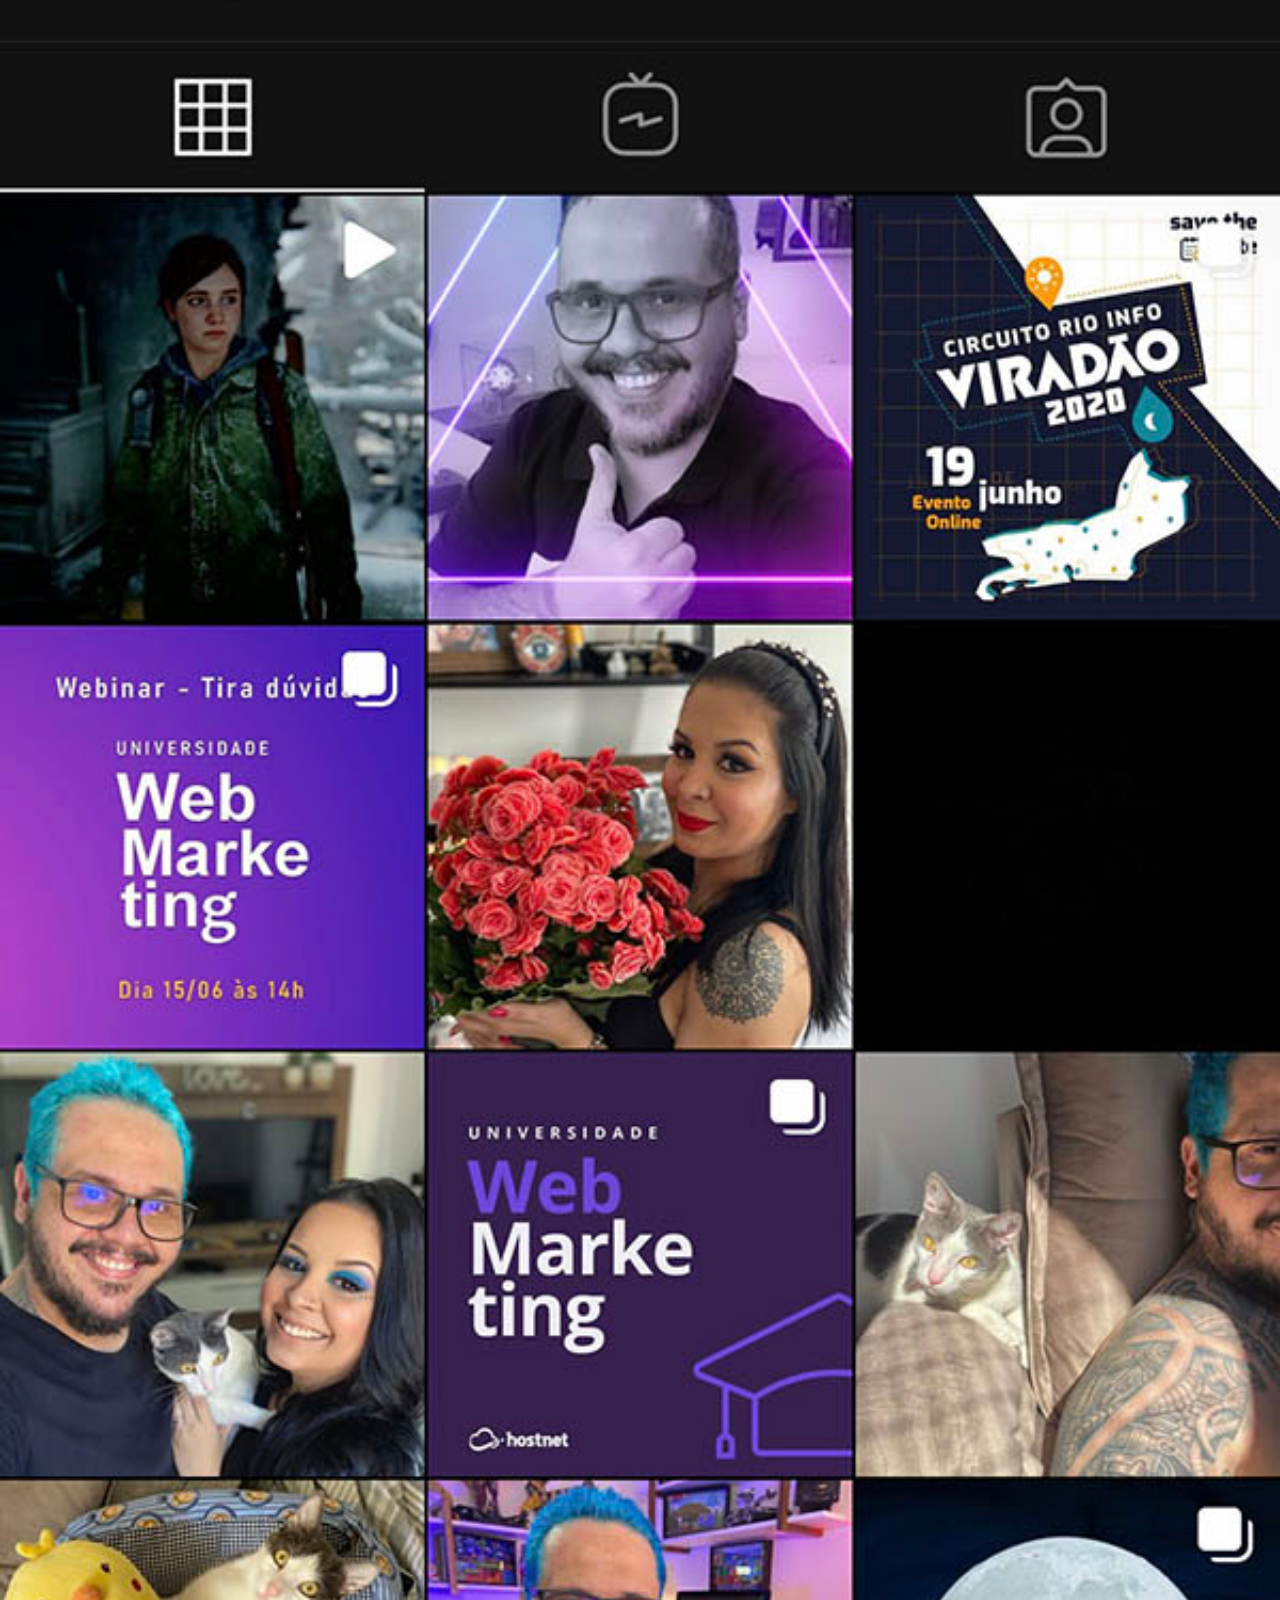
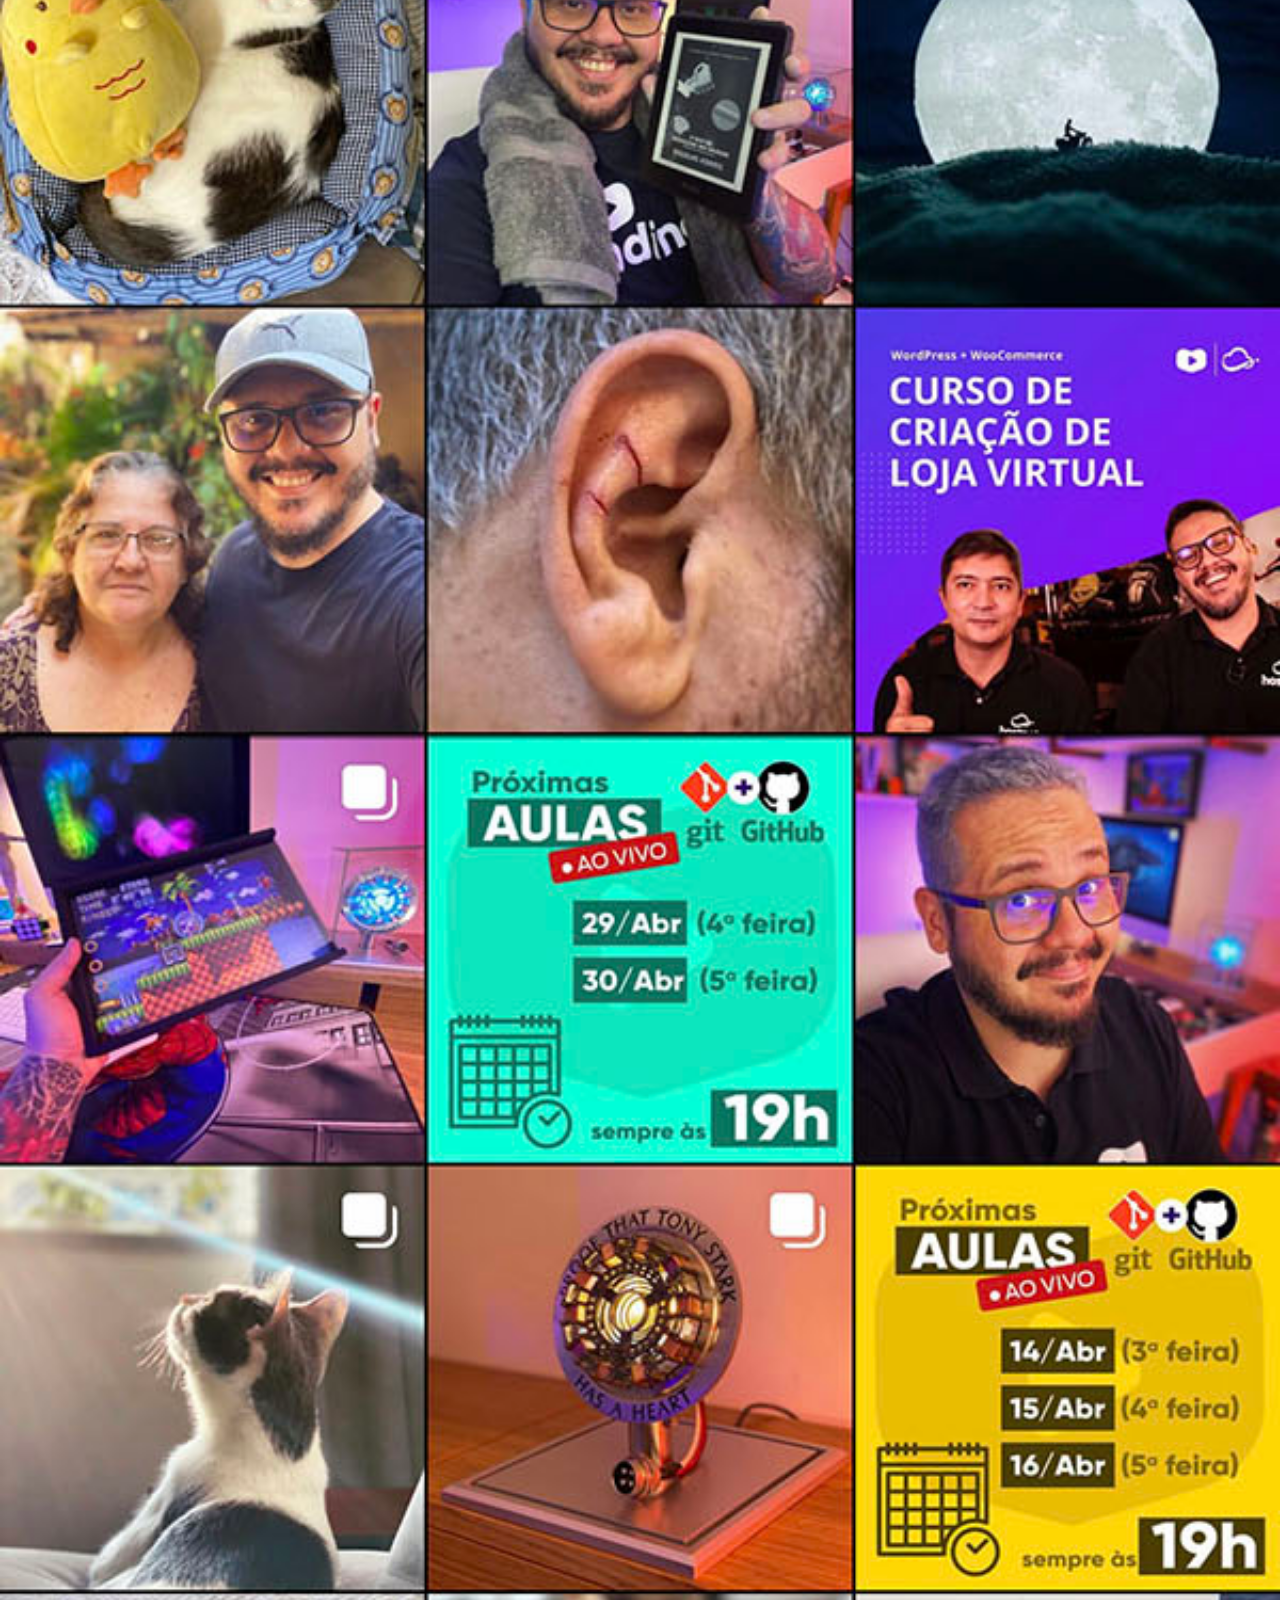
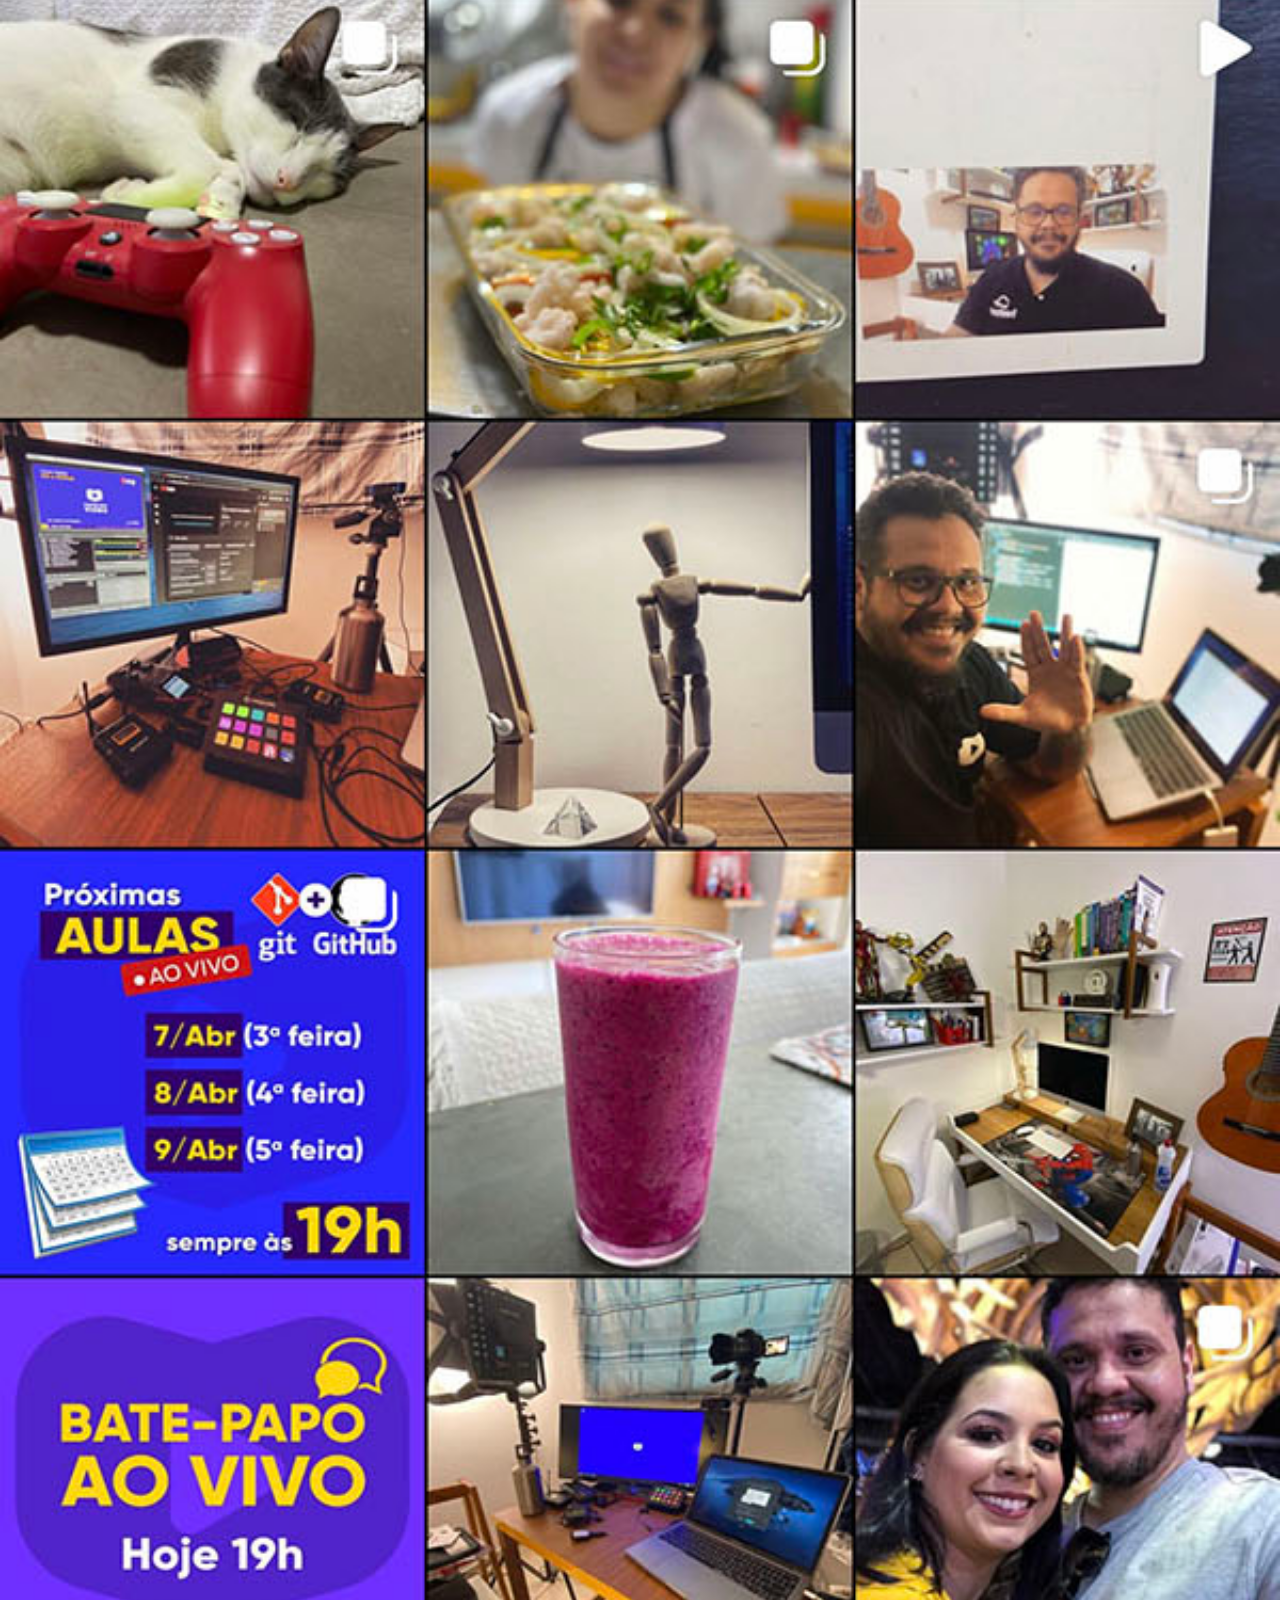
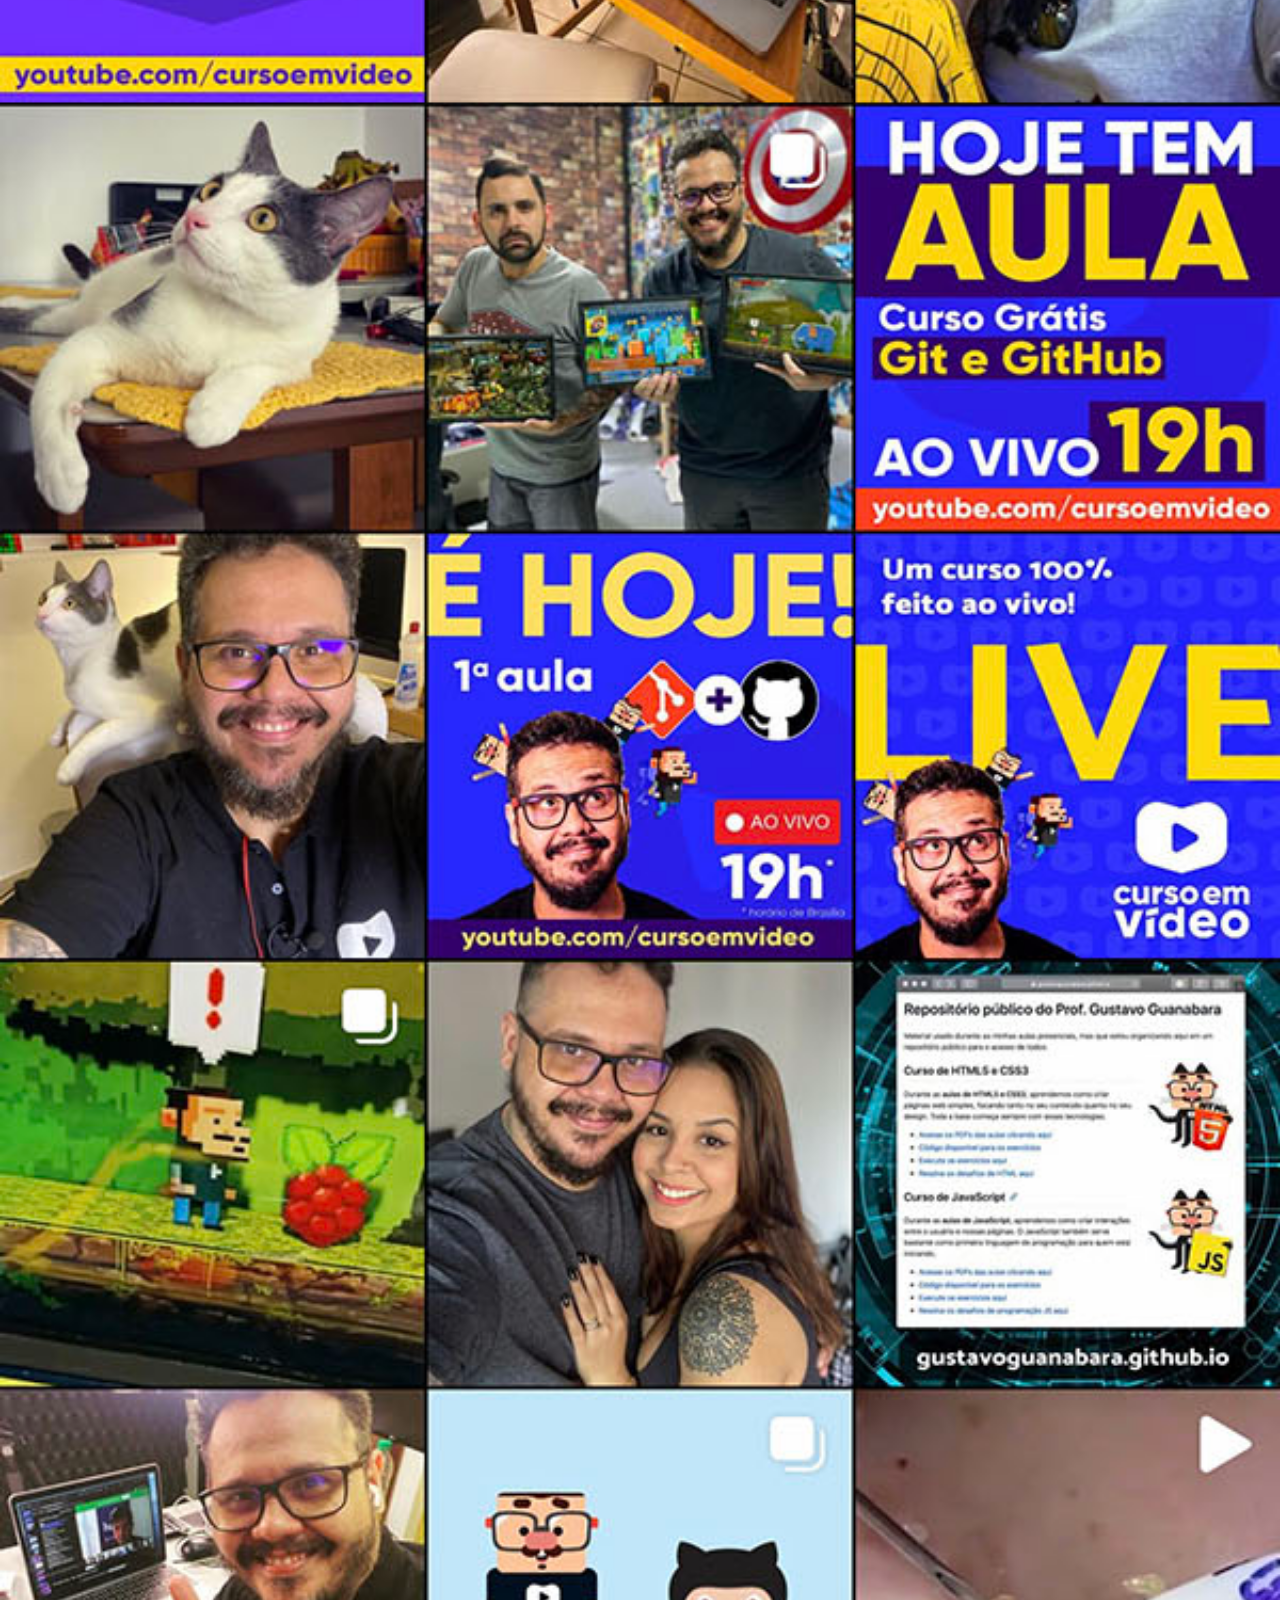
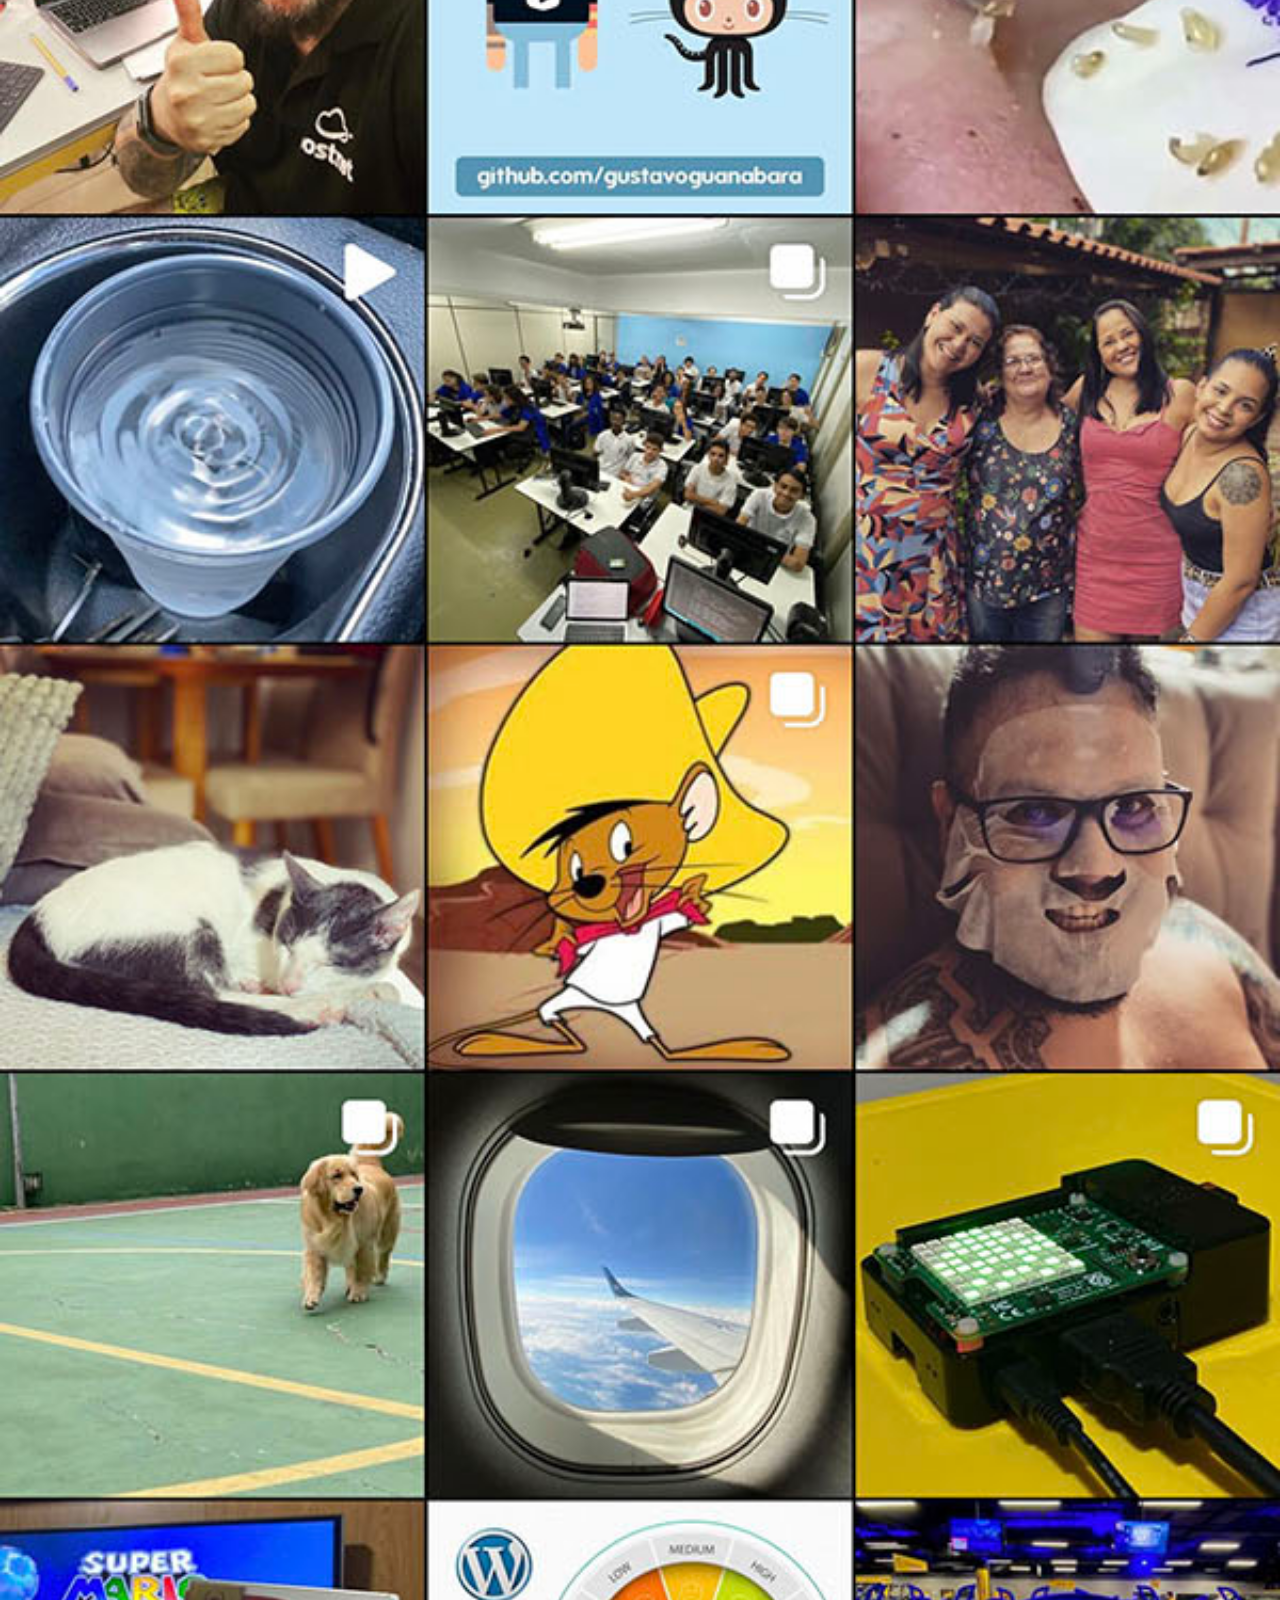
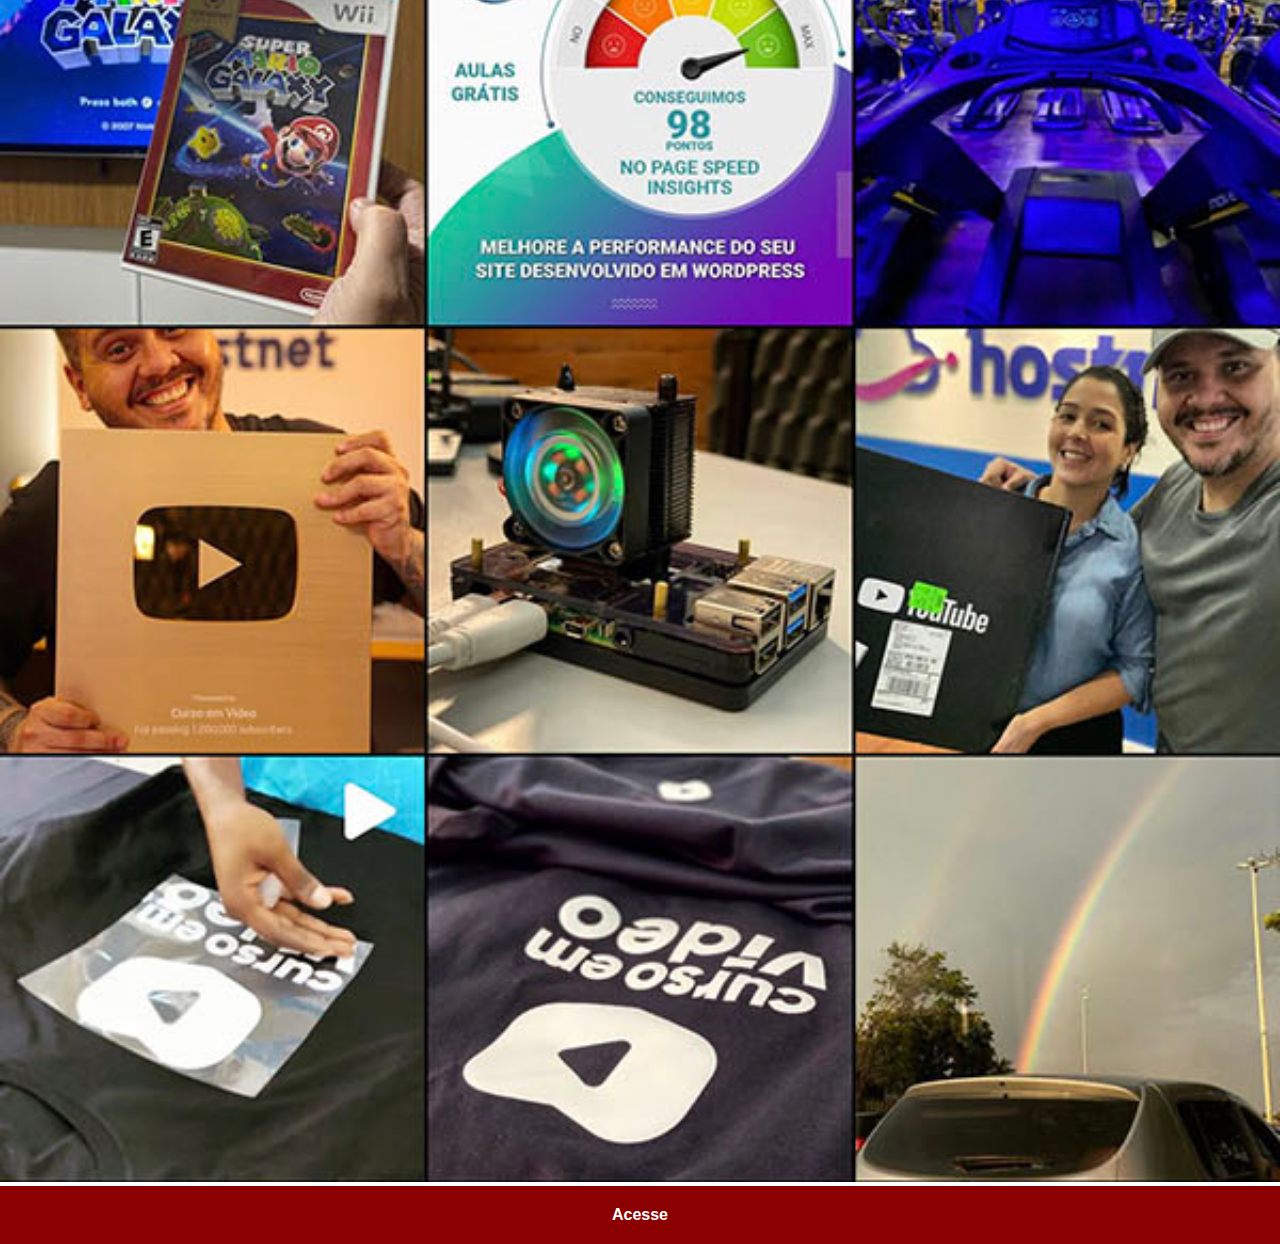
<file: instagram.html>
<!DOCTYPE html>
<html lang="pt-br">
<head>
    <meta charset="UTF-8">
    <meta http-equiv="X-UA-Compatible" content="IE=edge">
    <meta name="viewport" content="width=device-width, initial-scale=1.0">
    <title>Instagram</title>
    <link rel="stylesheet" href="estilos/social.css">
</head>
<body>
    <img src="imagens/tela-instagram.jpg" alt="Instagram">
    <a href="https://www.instagram.com/gustavoguanabara/" target="_blank">Acesse</a>
</body>
</html>
</file>
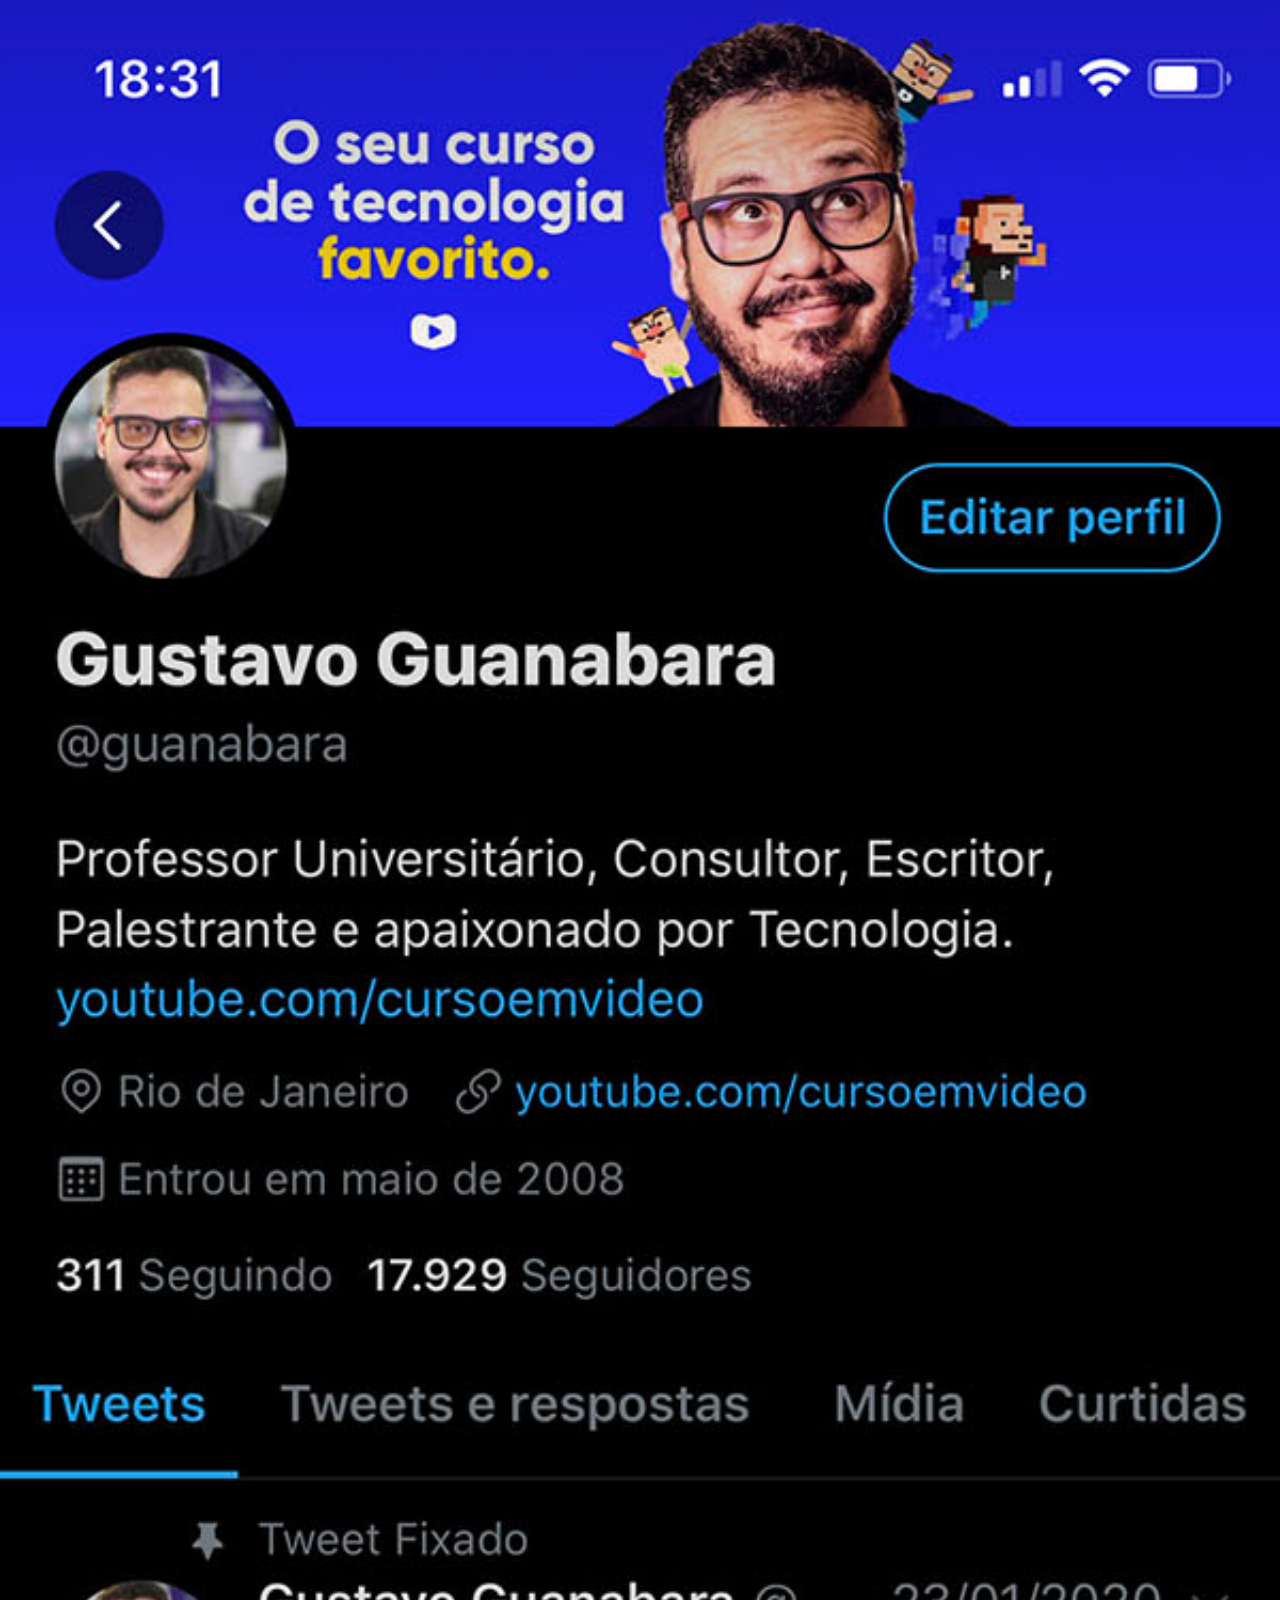
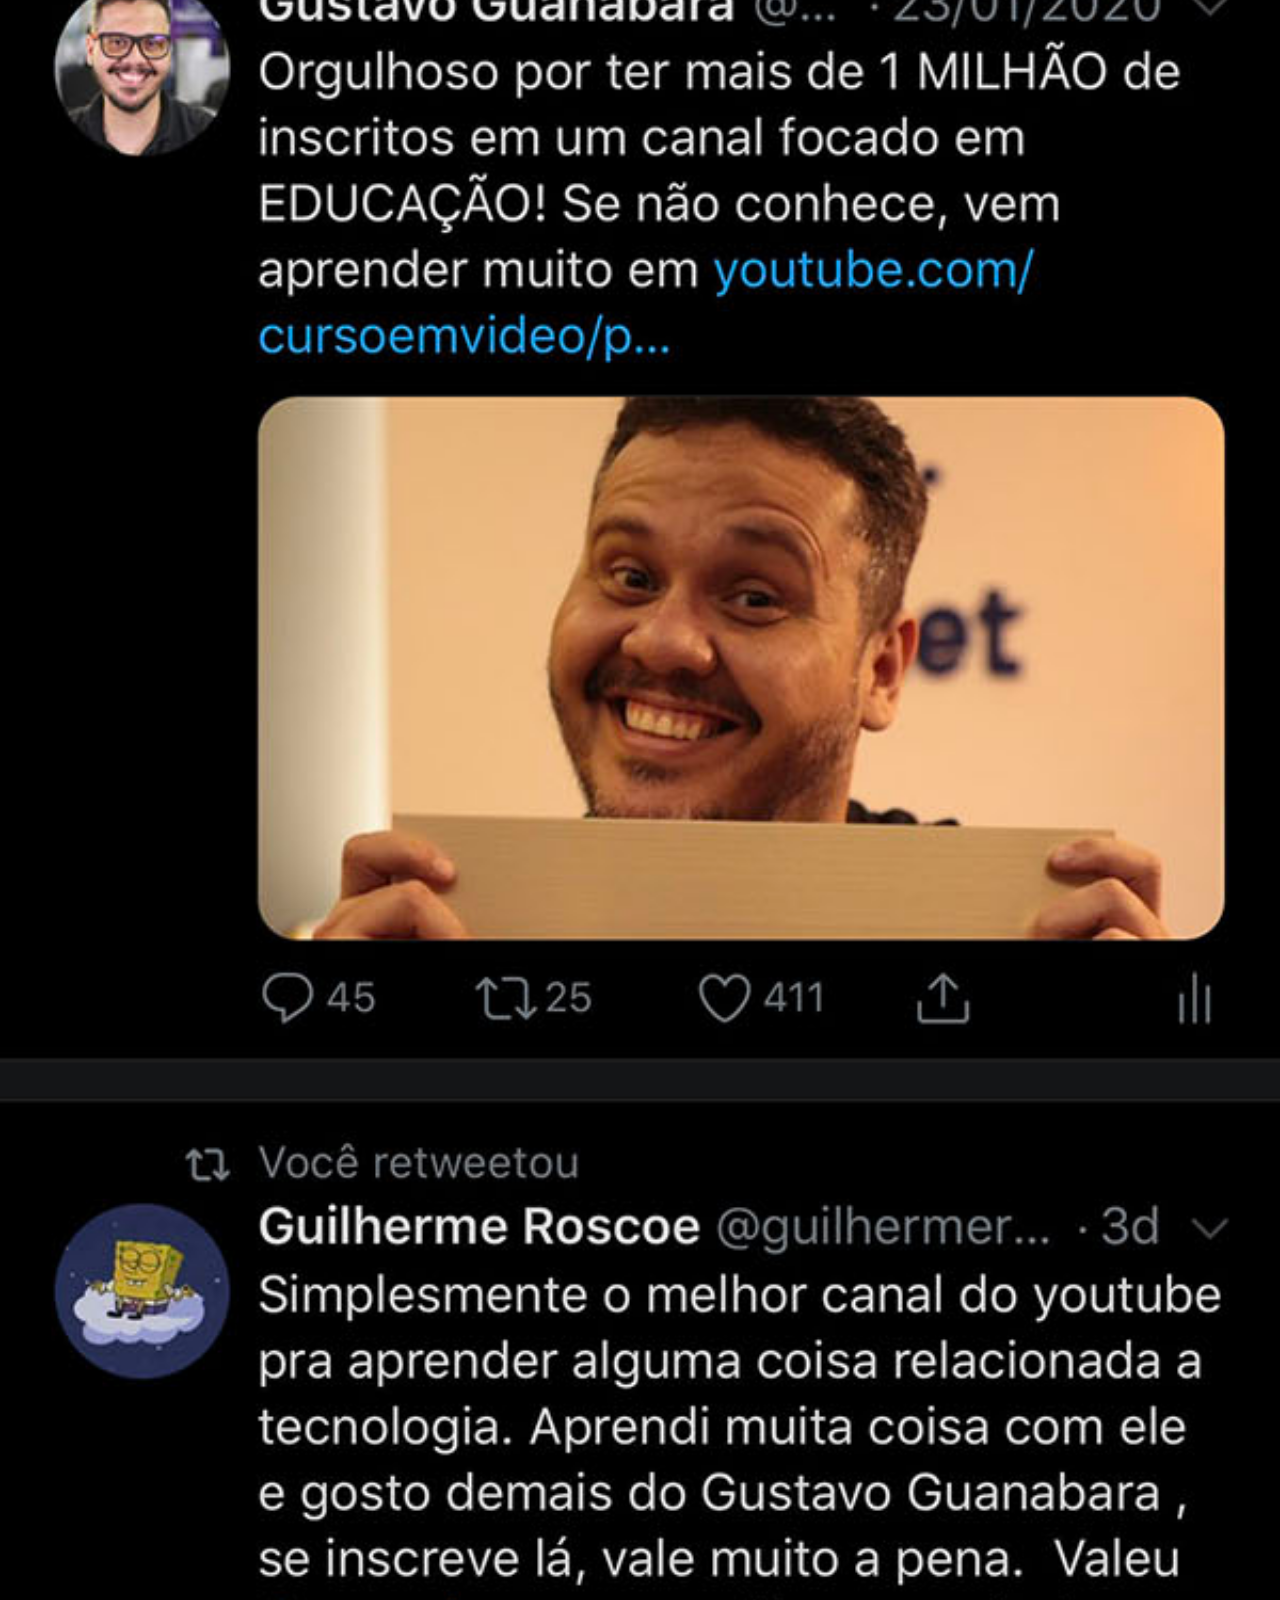
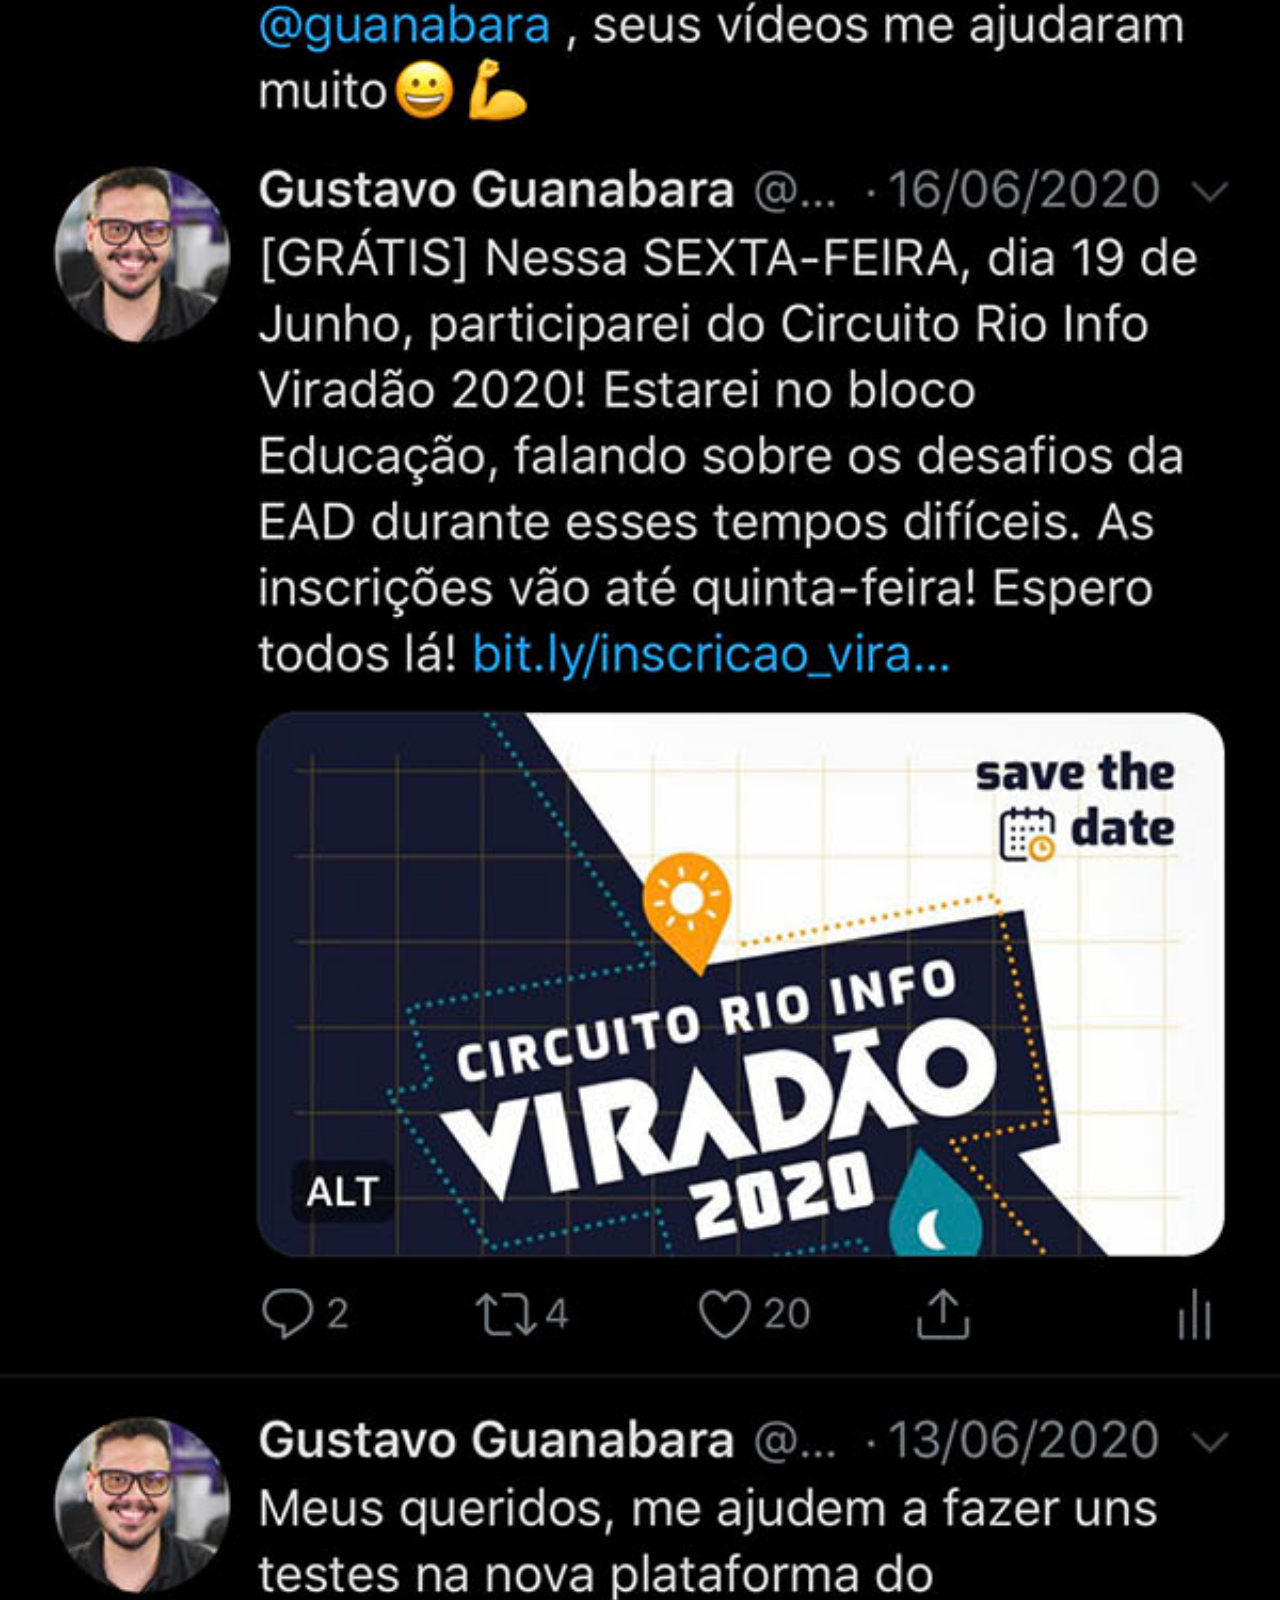
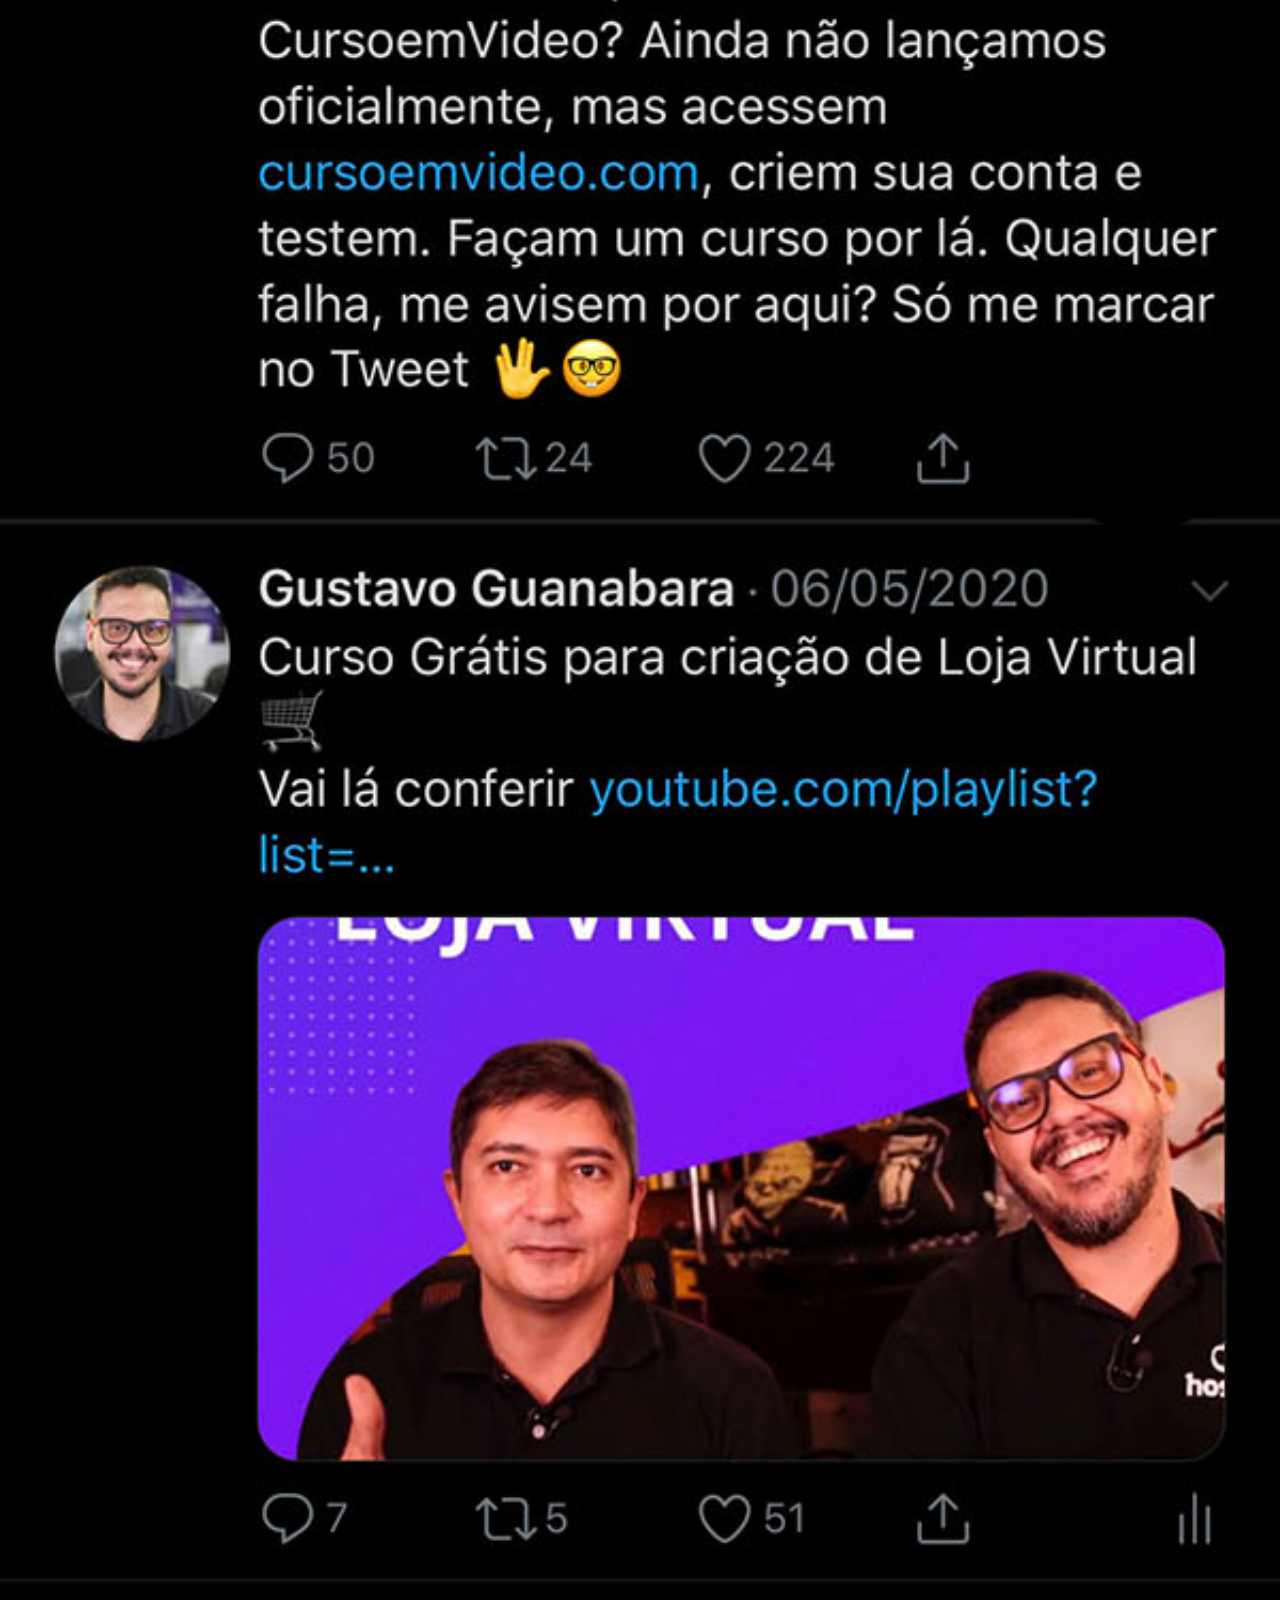
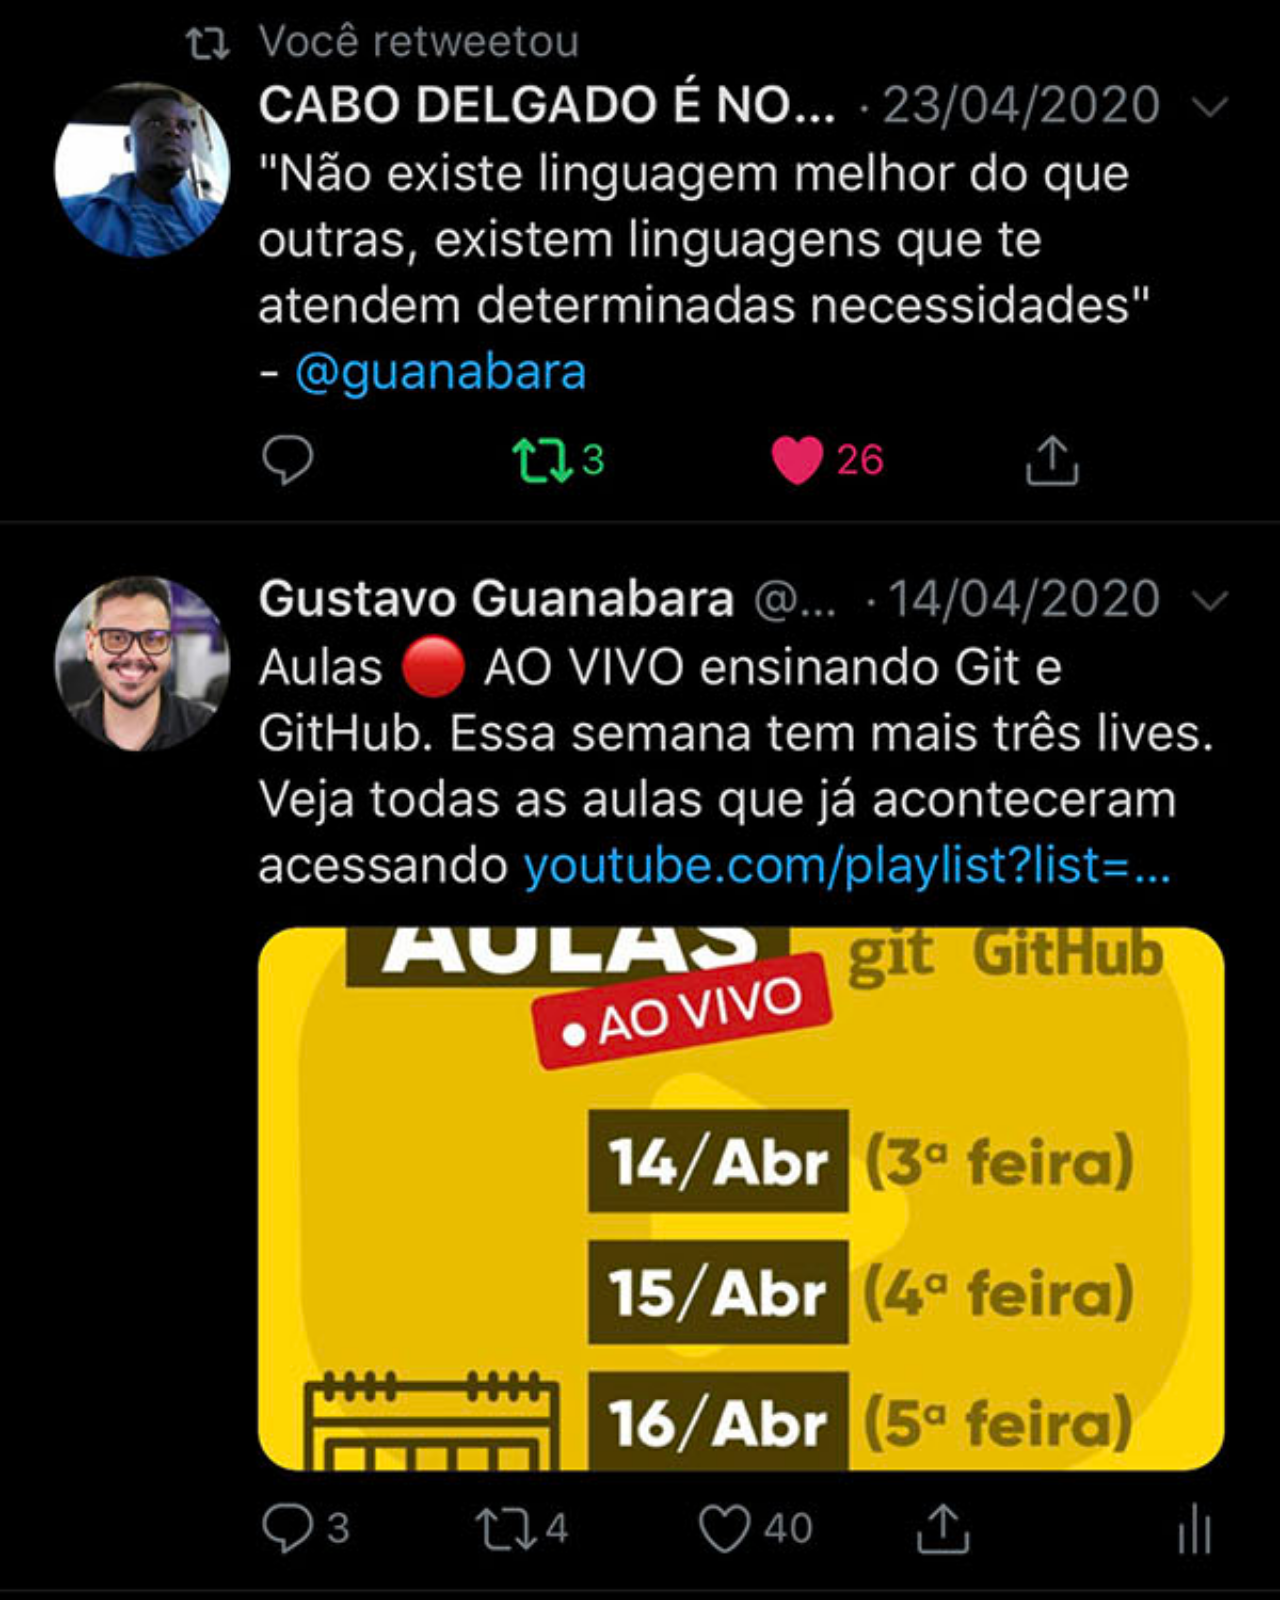
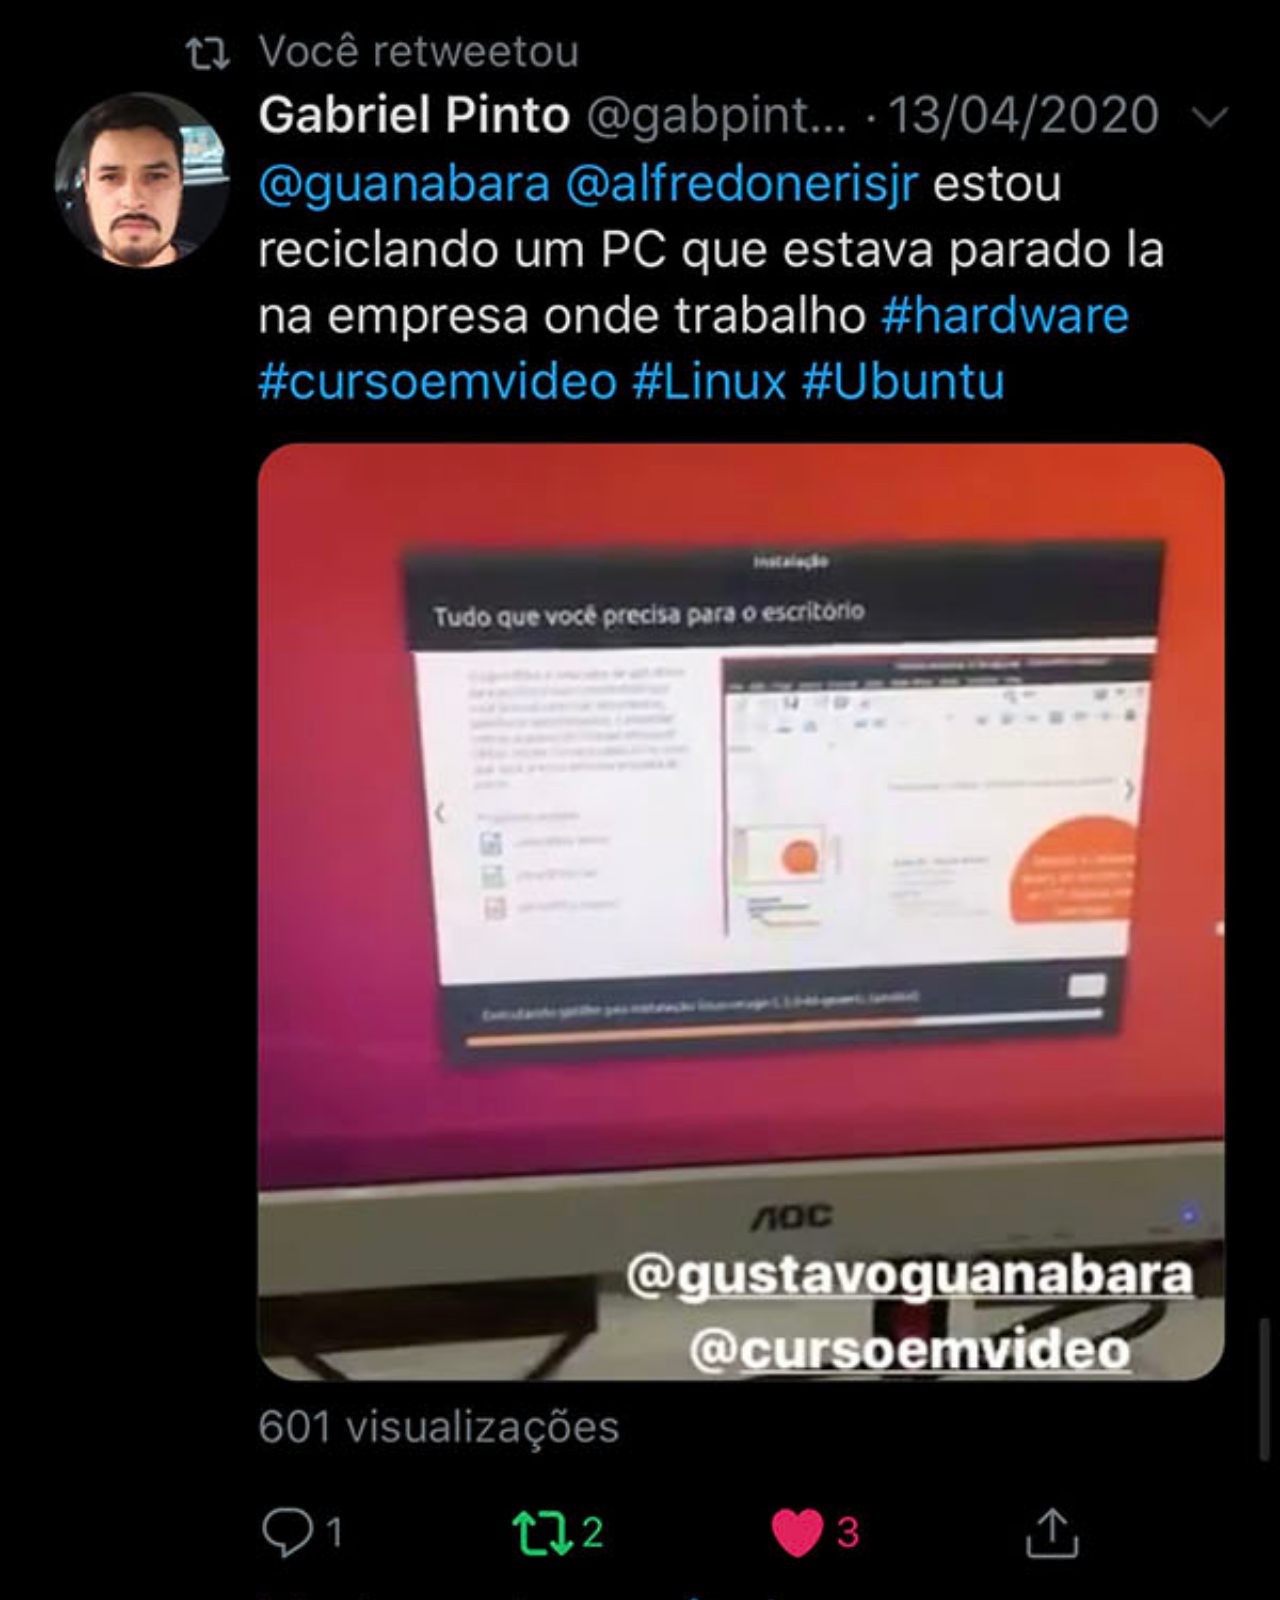
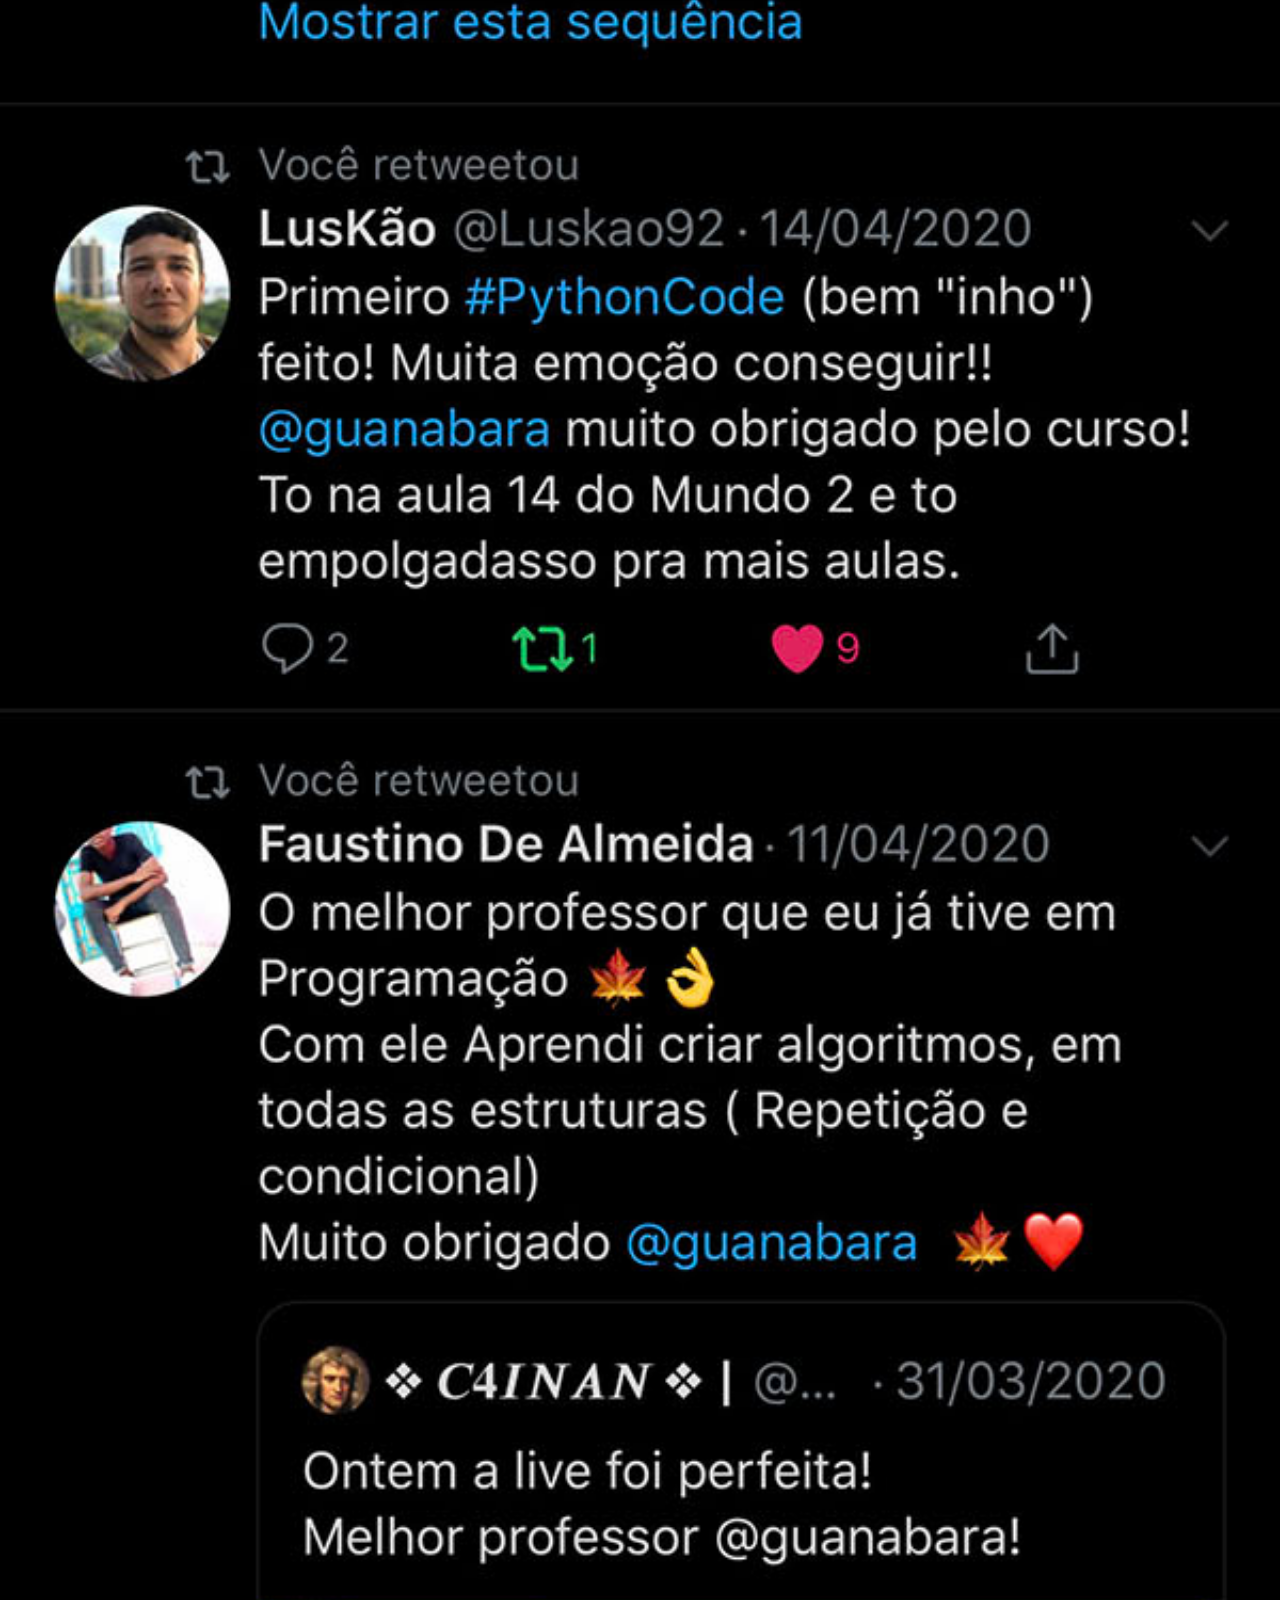
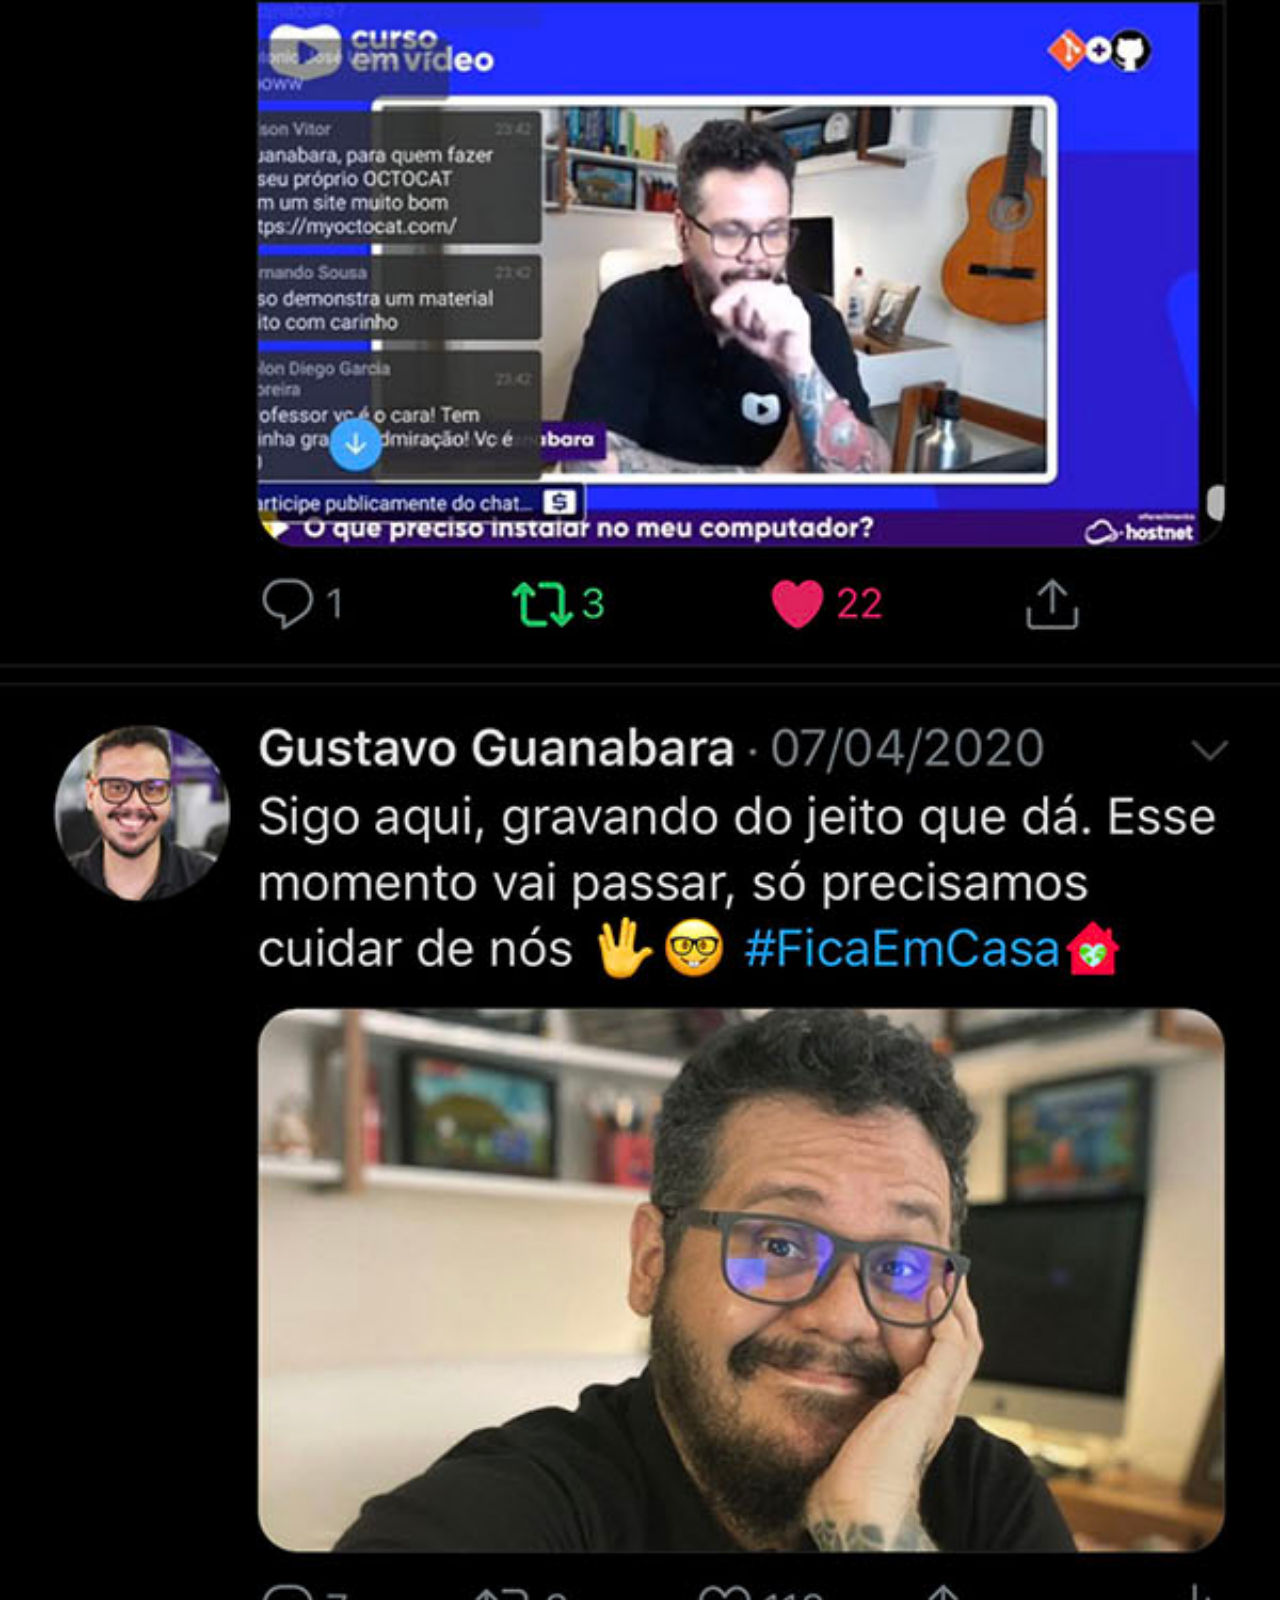
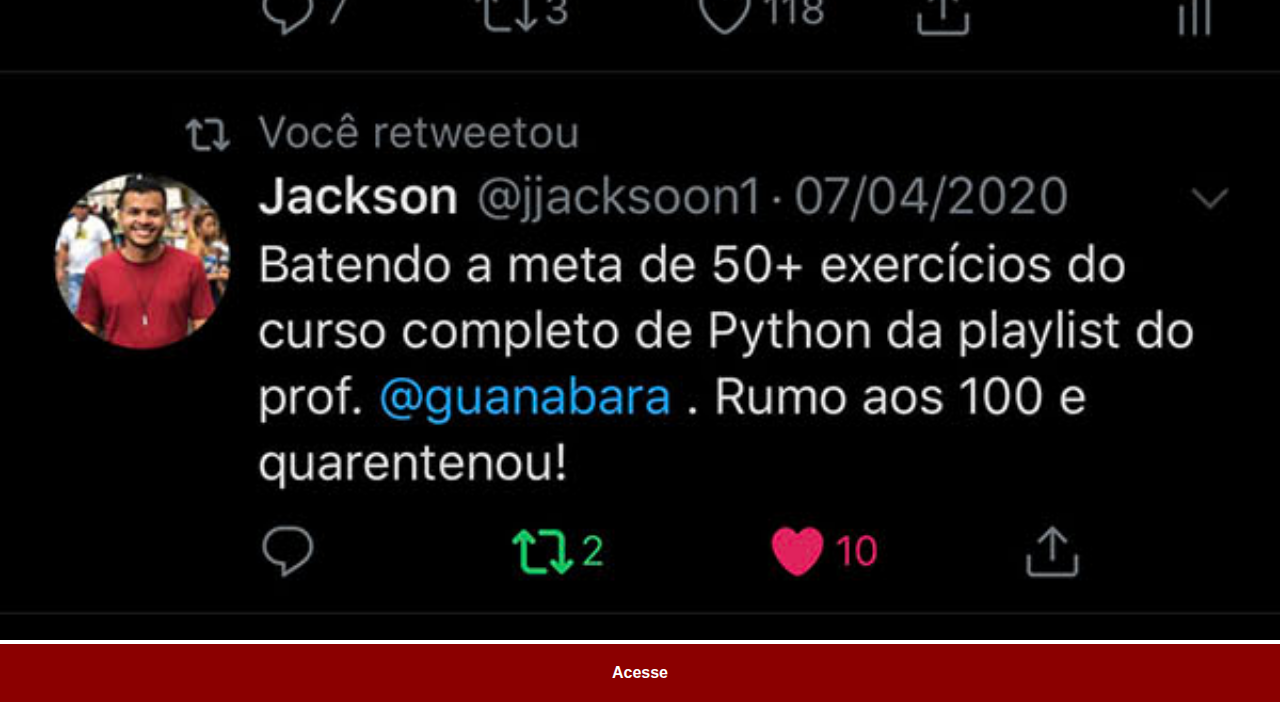
<file: twitter.html>
<!DOCTYPE html>
<html lang="pt-br">
<head>
    <meta charset="UTF-8">
    <meta http-equiv="X-UA-Compatible" content="IE=edge">
    <meta name="viewport" content="width=device-width, initial-scale=1.0">
    <title>twitter</title>
    <link rel="stylesheet" href="estilos/social.css">
</head>
<body>
    <img src="imagens/tela-twitter.jpg" alt="twitter">
    <a href="https://twitter.com/guanabara" target="_blank">Acesse</a>
</body>
</html>
</file>
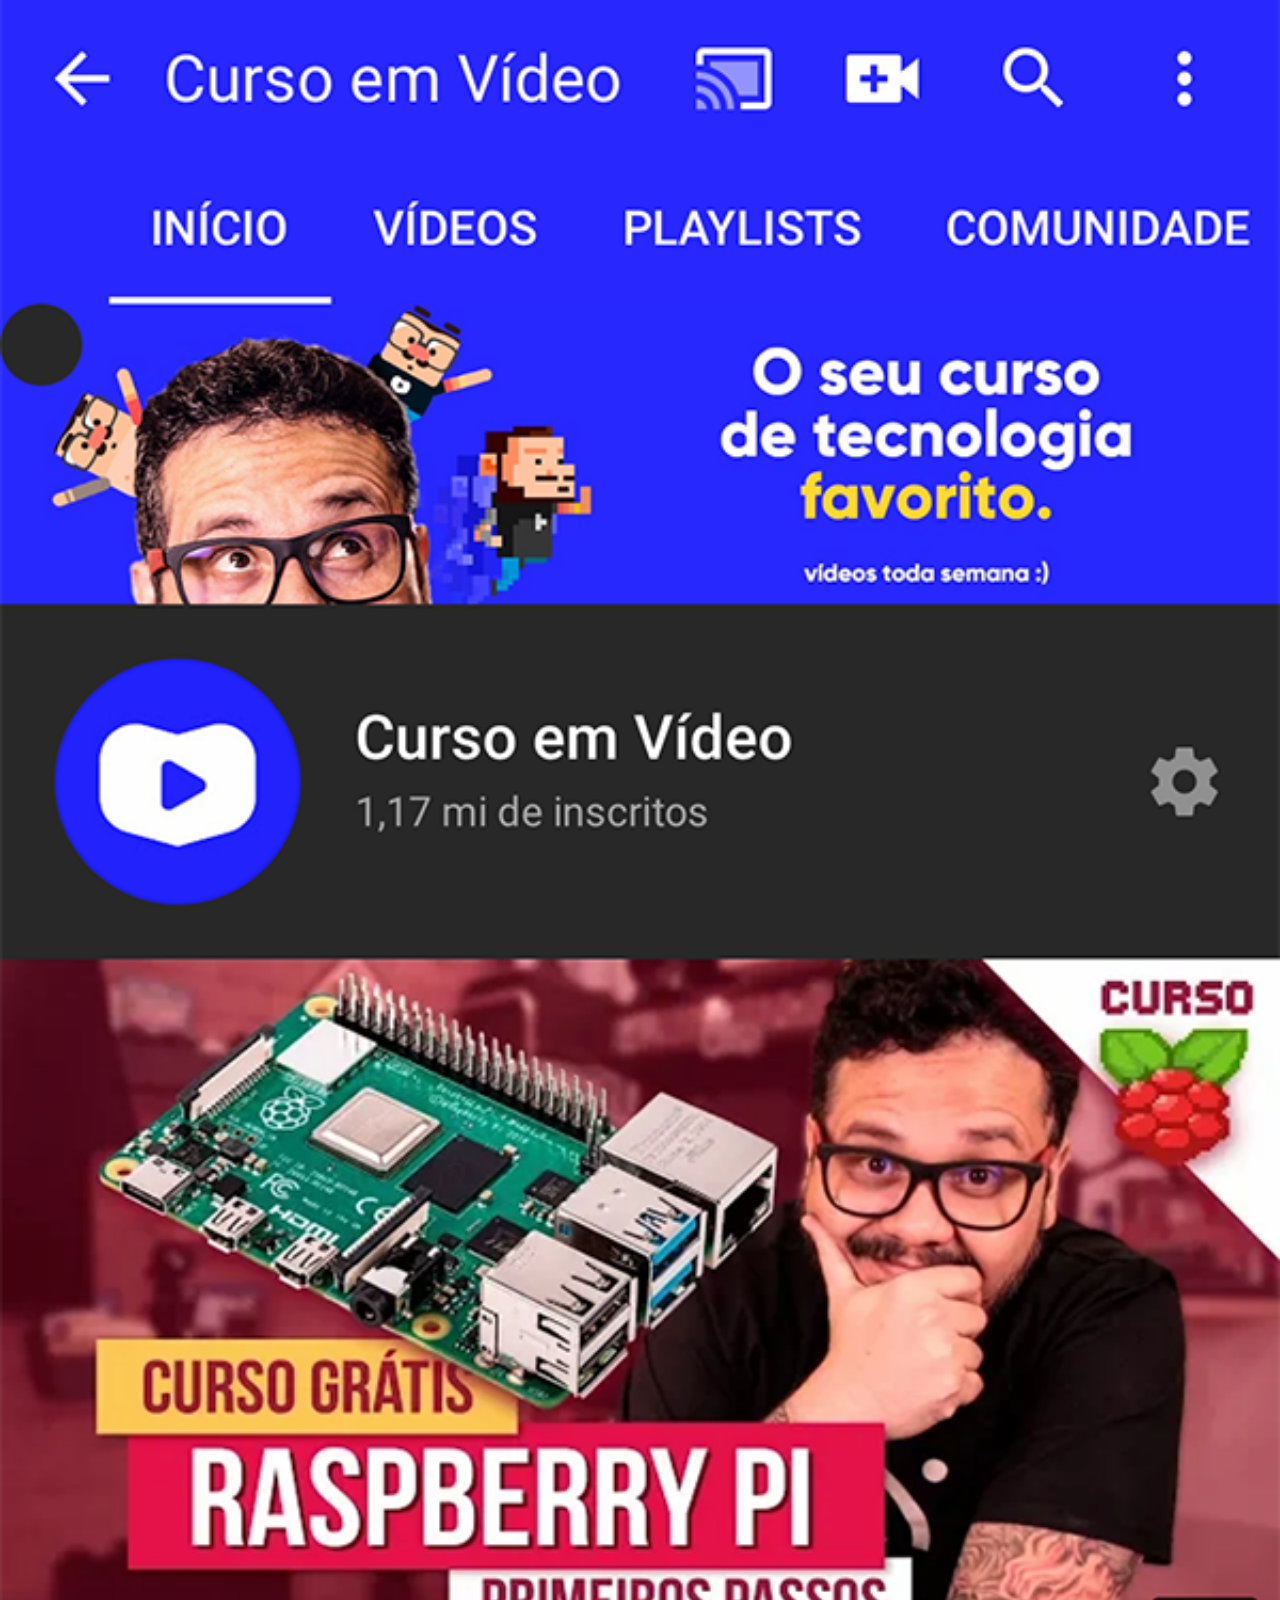
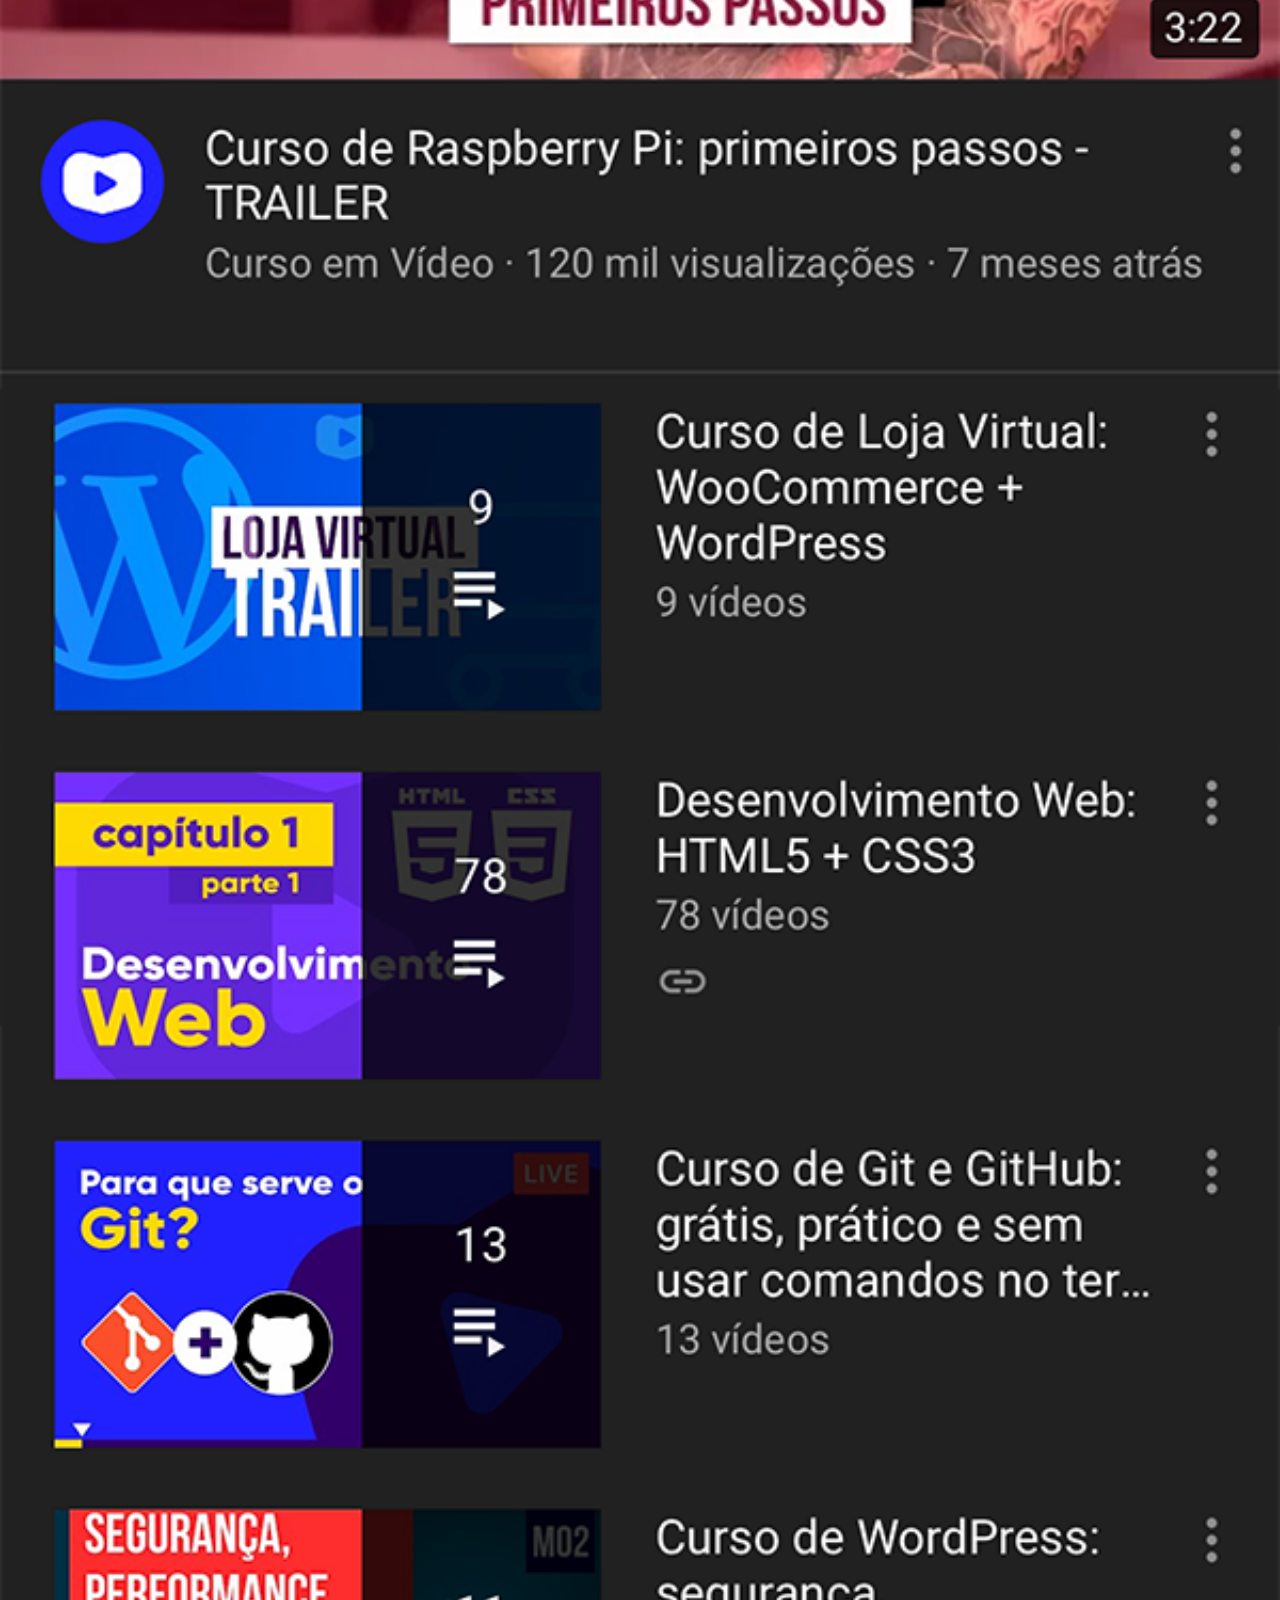
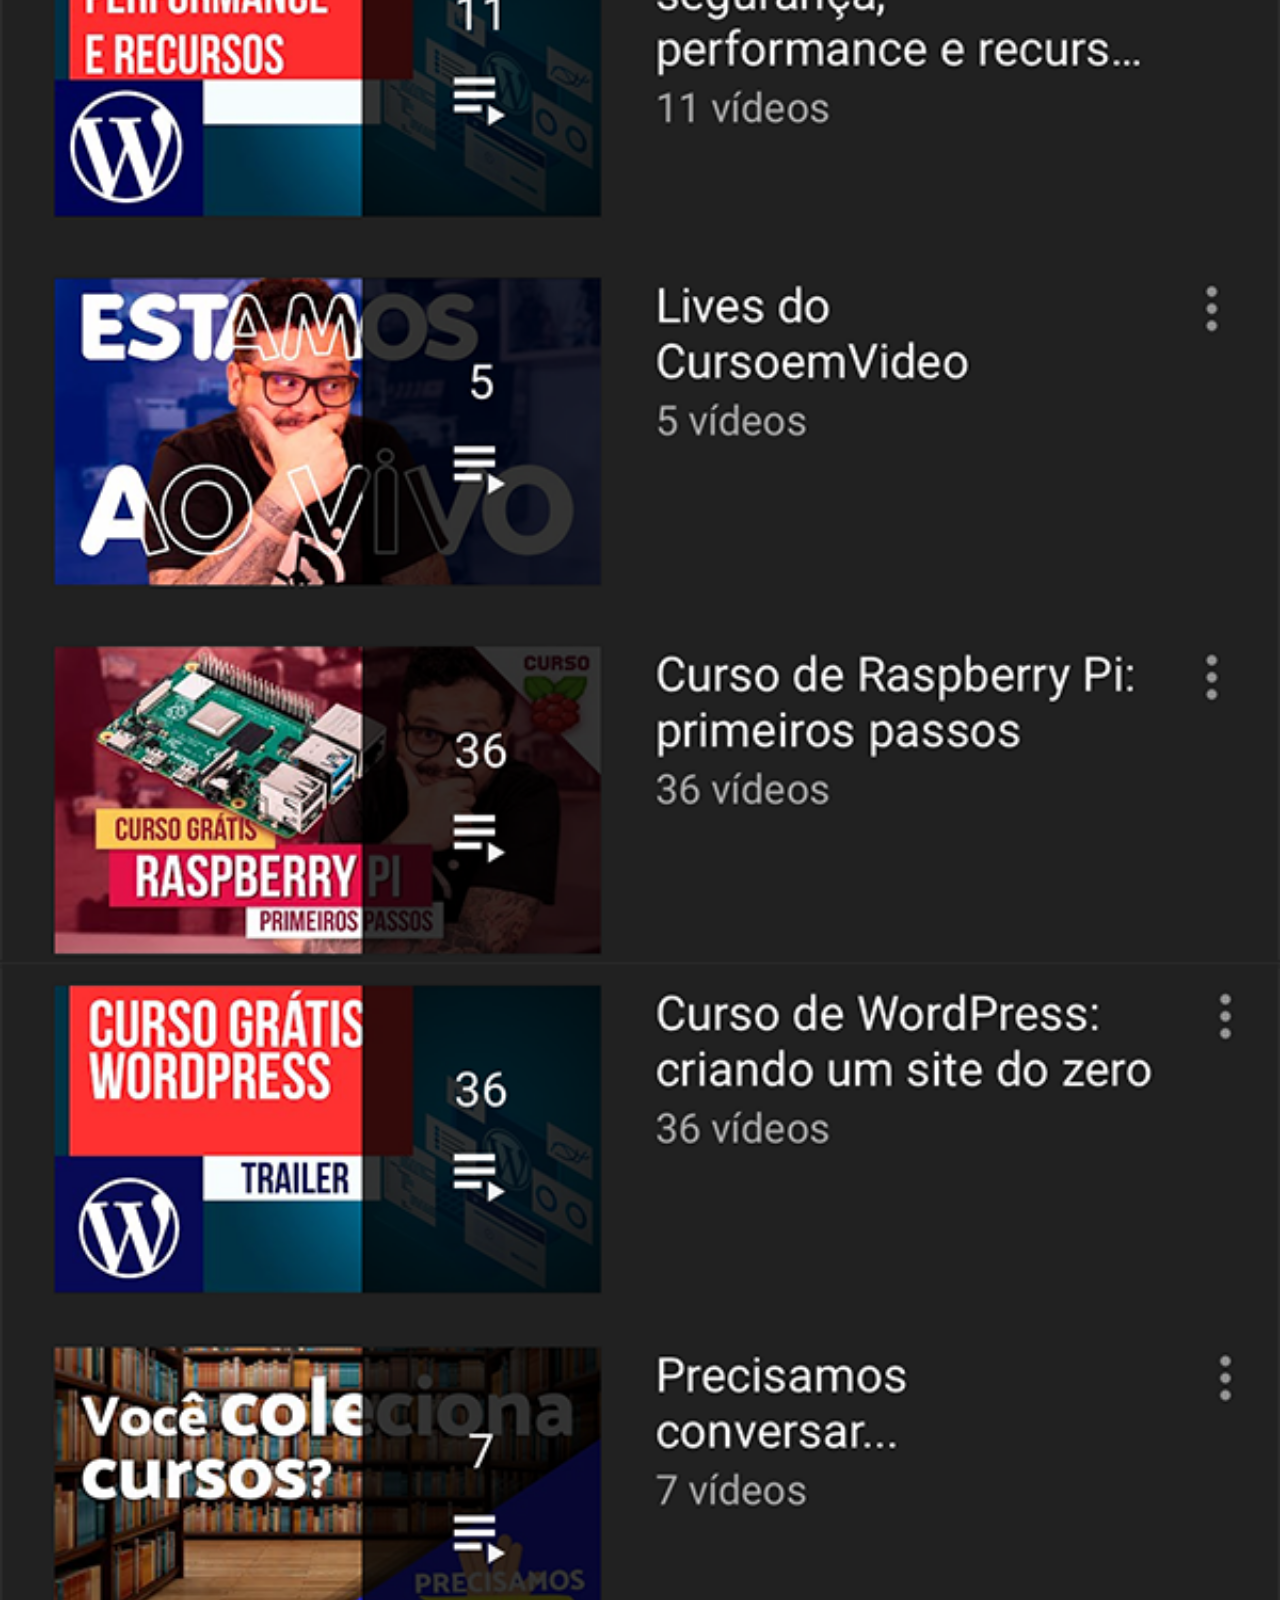
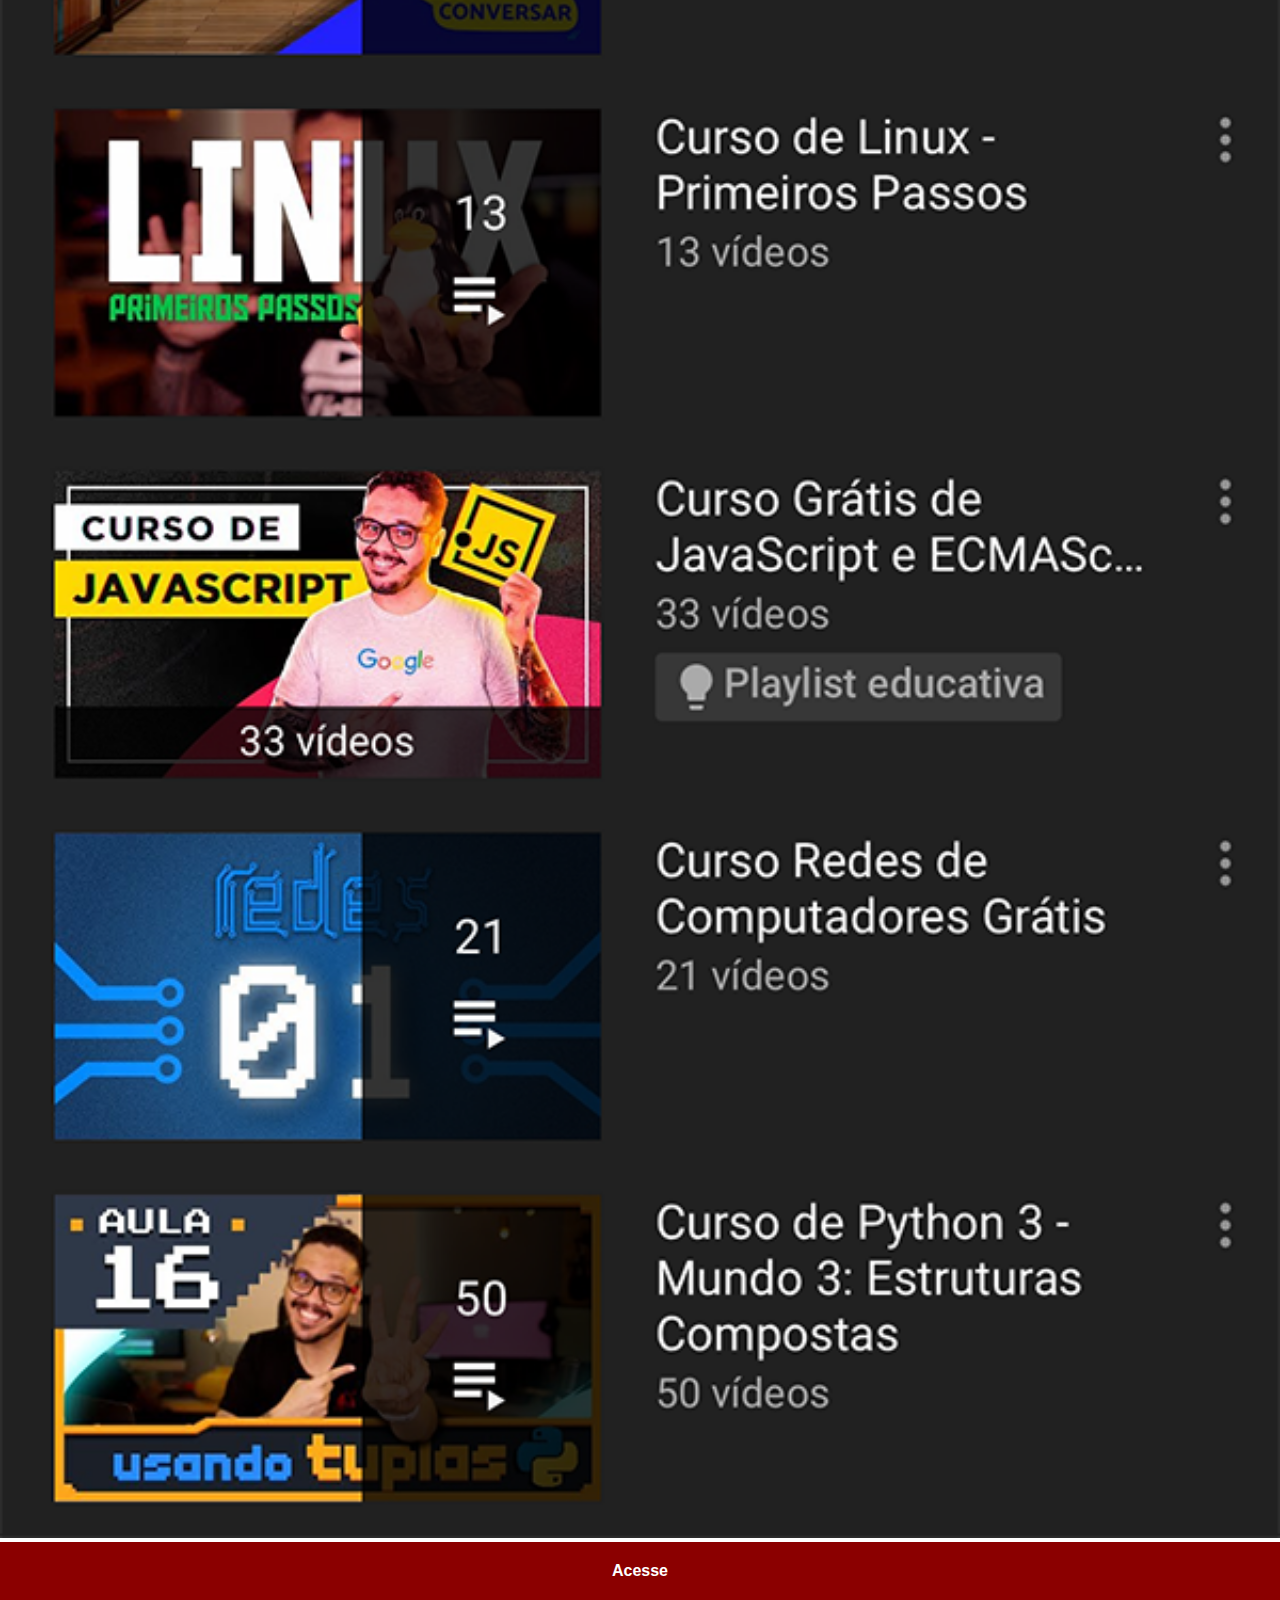
<file: youtube.html>
<!DOCTYPE html>
<html lang="pt-br">
<head>
    <meta charset="UTF-8">
    <meta http-equiv="X-UA-Compatible" content="IE=edge">
    <meta name="viewport" content="width=device-width, initial-scale=1.0">
    <title>Youtube</title>
    <link rel="stylesheet" href="estilos/social.css">
</head>
<body>
    <img src="imagens/tela-youtube.png" alt="Youtube">
    <a href="https://www.youtube.com/cursoemvideo" target="_blank">Acesse</a>
</body>
</html>
</file>
<file: estilos/style.css>
@charset "UTF-8";

* {
    margin: 0px;
    padding: 0px;
    font-family: Arial, Helvetica, sans-serif;
}

html, body {
    height: 100vh;
    width: 100vw;
    background-color: black;
}

body {
    background: url(../imagens/fundo-madeira.jpg) no-repeat top center;
    background-size: cover;
    background-attachment: fixed;
}

main {
    height: 100vh;
    position: relative;

}

section#telefone {
    position: absolute;
    top: 50%;
    left: 50%;
    transform: translate(-50%, -50%);

    height: 627px;
    width: 311px;
    background: url('../imagens/frame-iphone.png') no-repeat;
}

iframe#tela {
    position: relative;
    top: 81px;
    left: 23px;
    width: 264px;
    height: 469px;
}

section#redes-sociais {
    text-align: right;
}

section#redes-sociais img {
    width: 50px;
    margin: 10px;
    border-radius: 50%;
    box-shadow: 2px 2px 5px rgba(0, 0, 0, 0.445);
    box-sizing: border-box;
}

section#redes-sociais img:hover {
    border: 2px solid rgba(255, 255, 255, 0.473);
    transform: translate(-3px, -3px);
    box-shadow: 5px 5px 10px rgba(0, 0, 0, 0.445);
    transition: transform .5s, border .5s;
}
</file>
<file: estilos/social.css>
@charset "UTF-8";

* {
    margin: 0px;
    padding: 0px;
    font-family: Arial, Helvetica, sans-serif;
}

::-webkit-scrollbar {
    width: 0px;
    height: 0px;
}

img {
    width: 100vw;

}

a {
    display: block;
    background-color: darkred;
    color: white;
    padding: 20px;
    text-align: center;
    font-weight: bolder;
    text-decoration: none;

}

a:hover {
    background-color: red;
}
</file>
